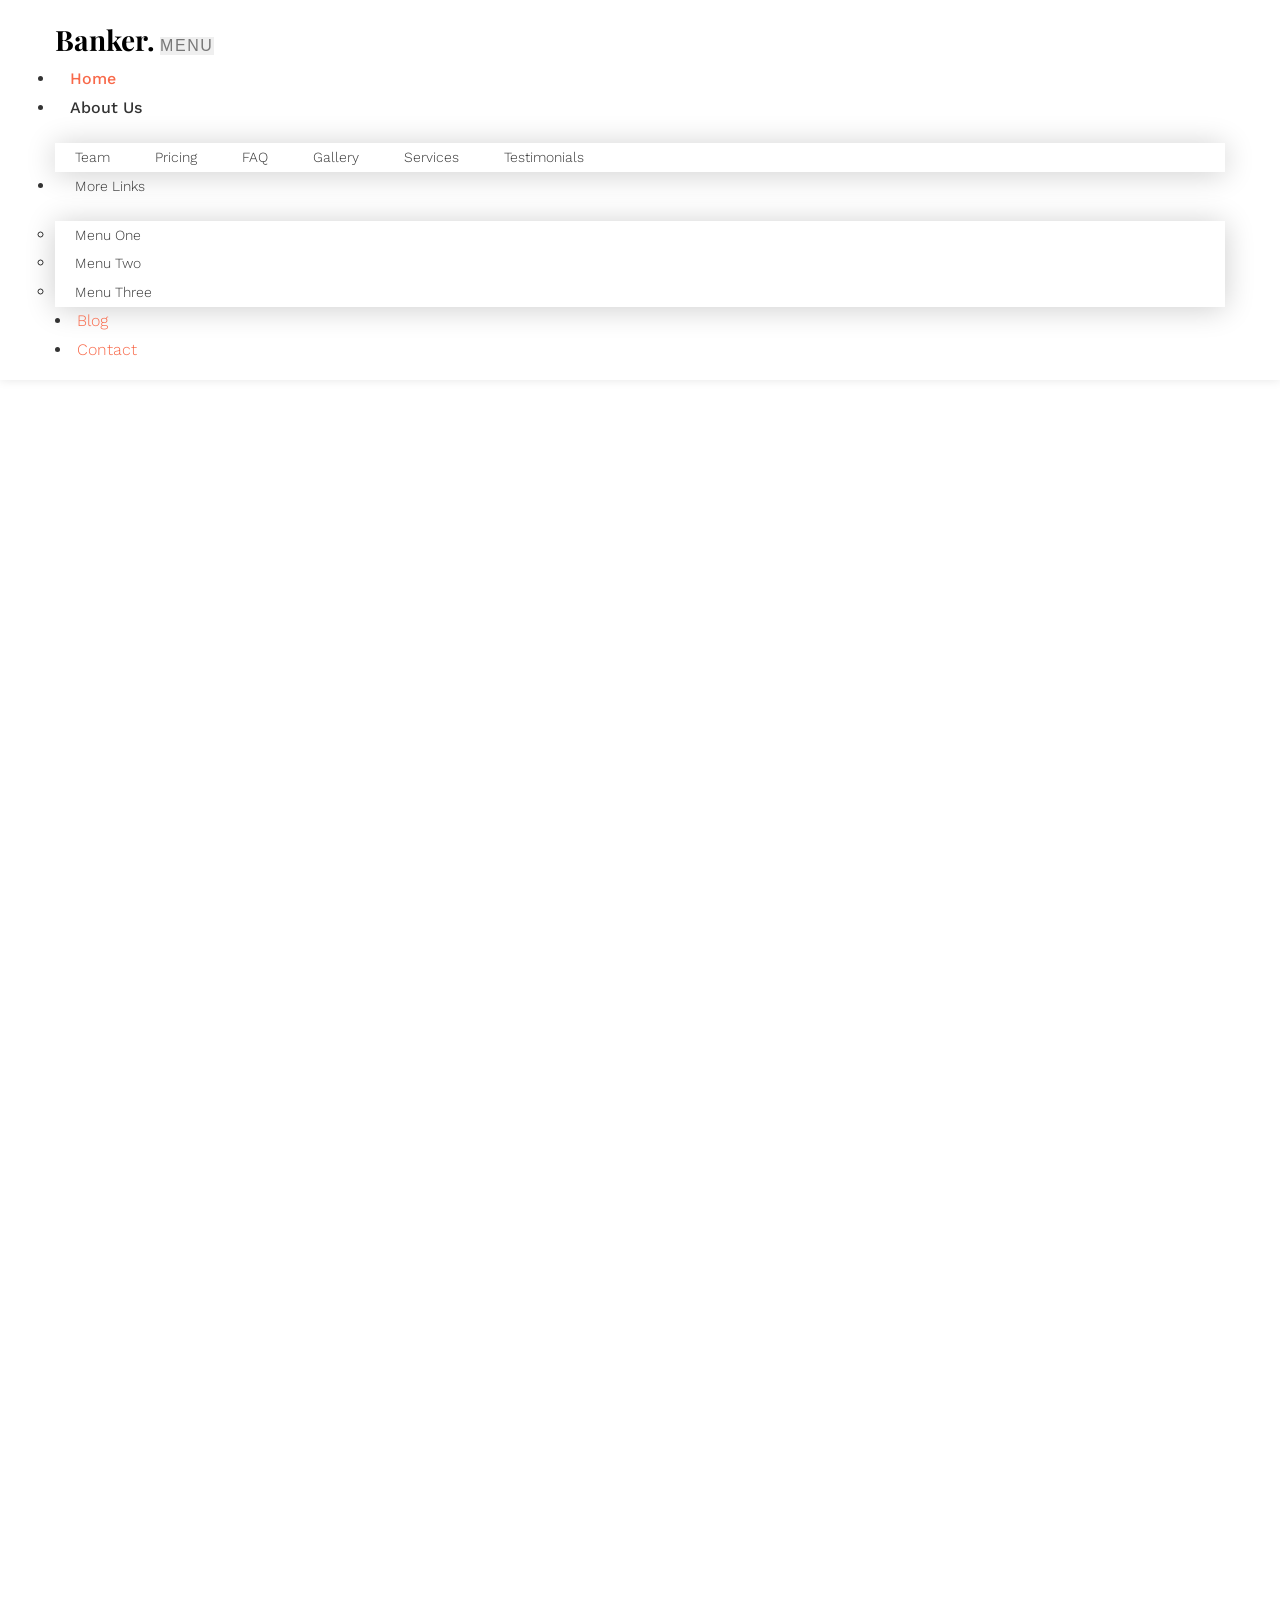
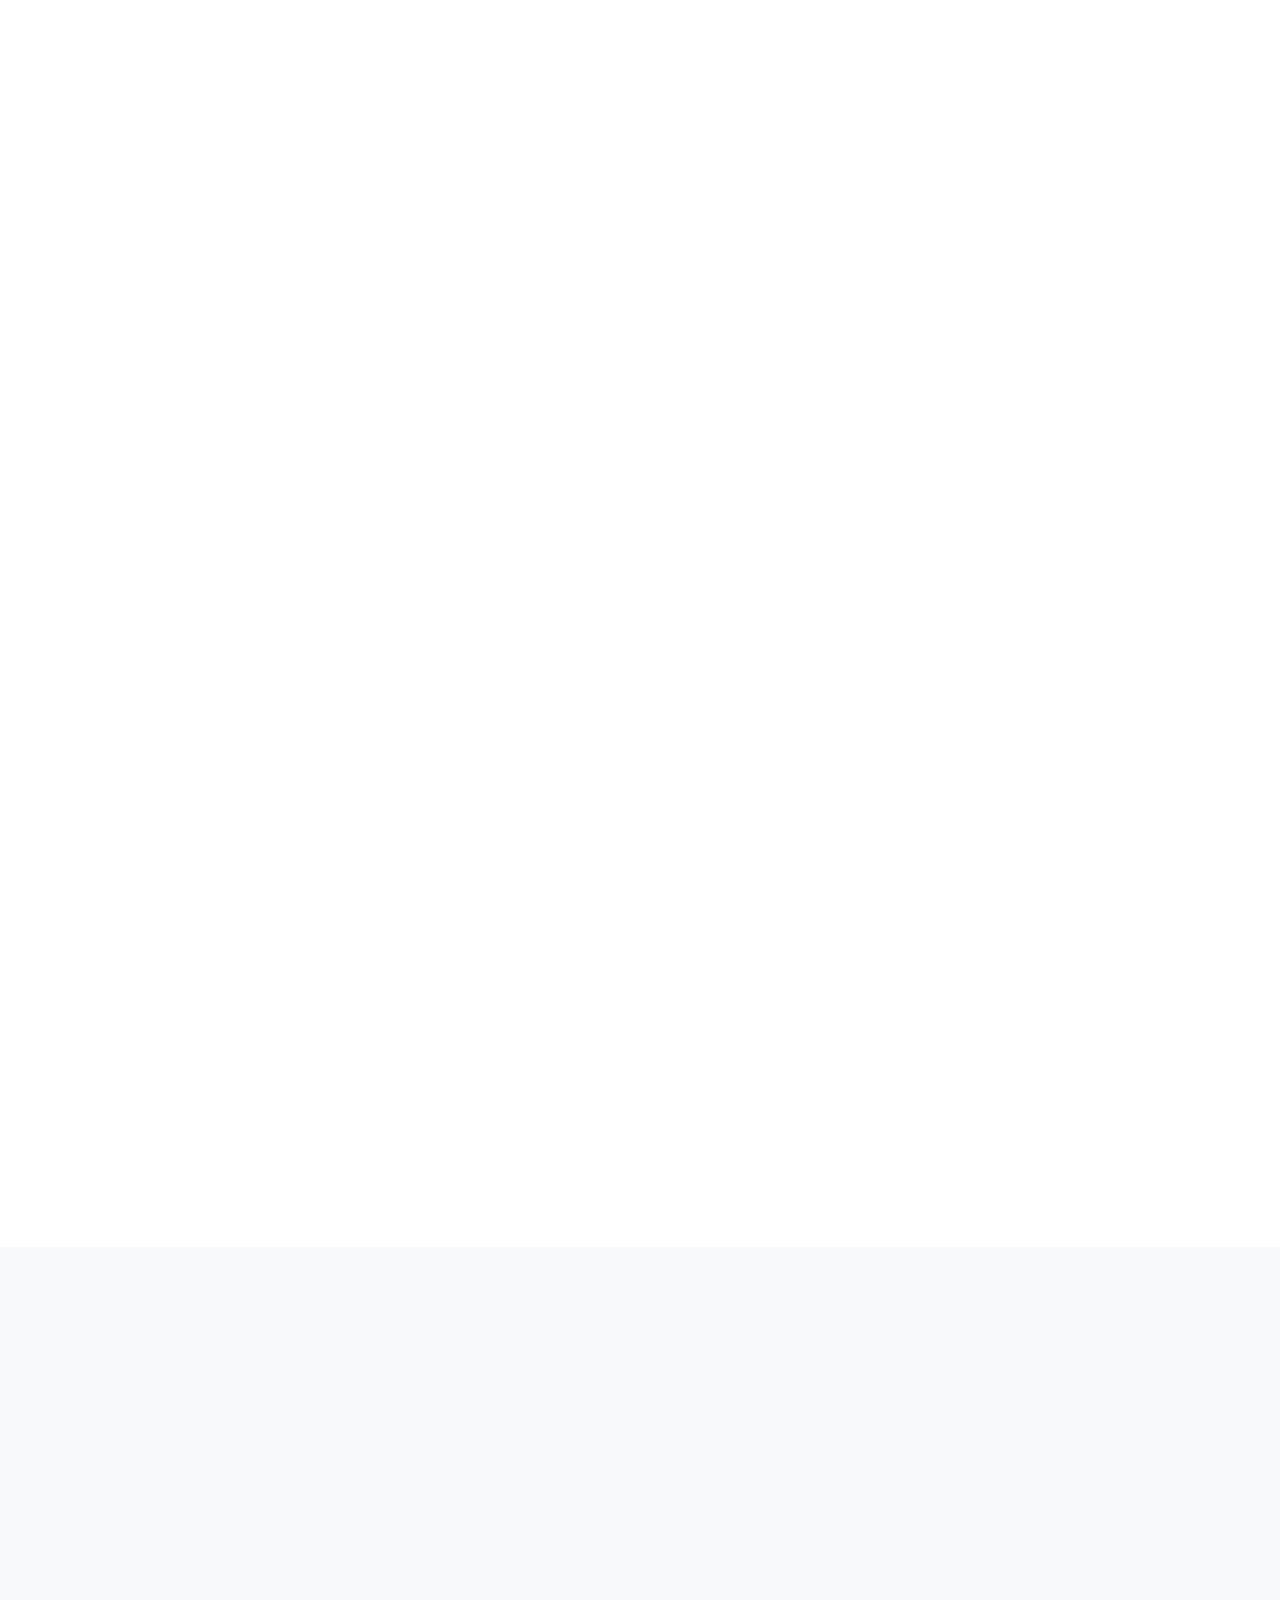
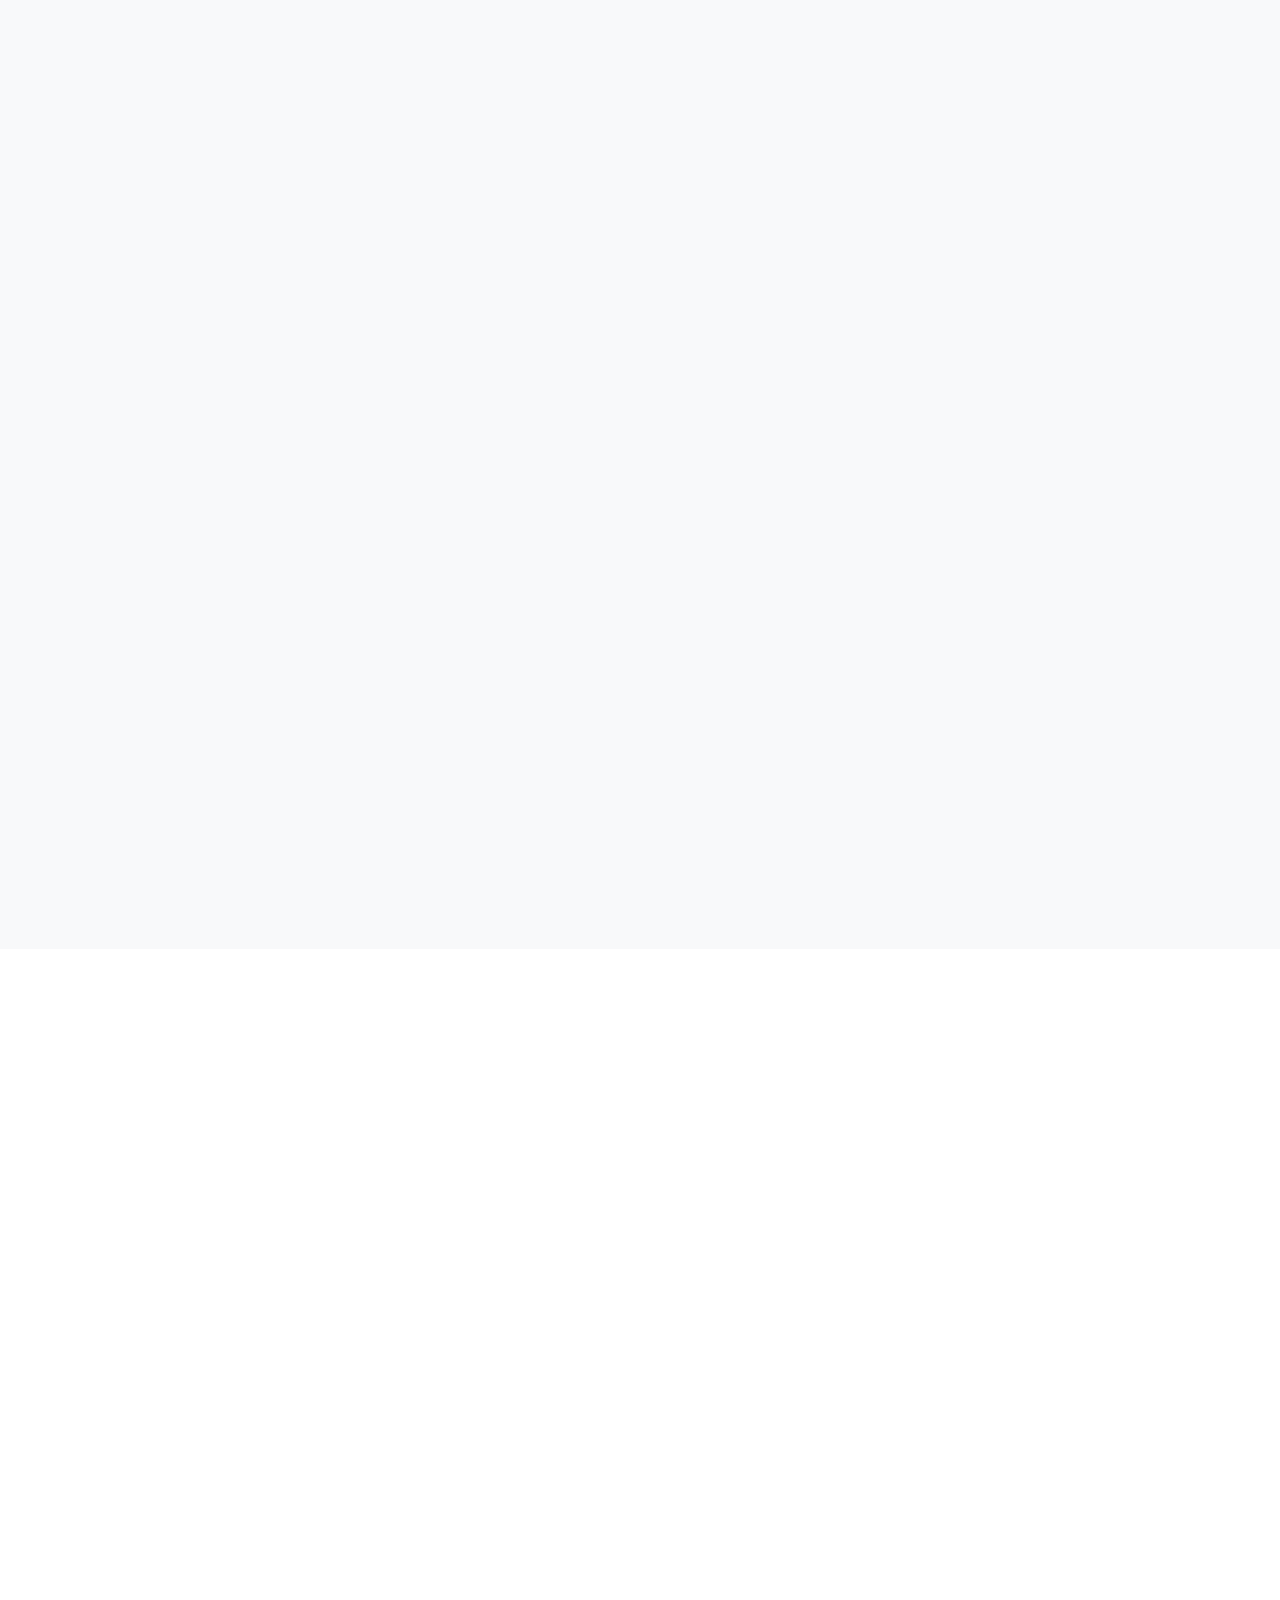
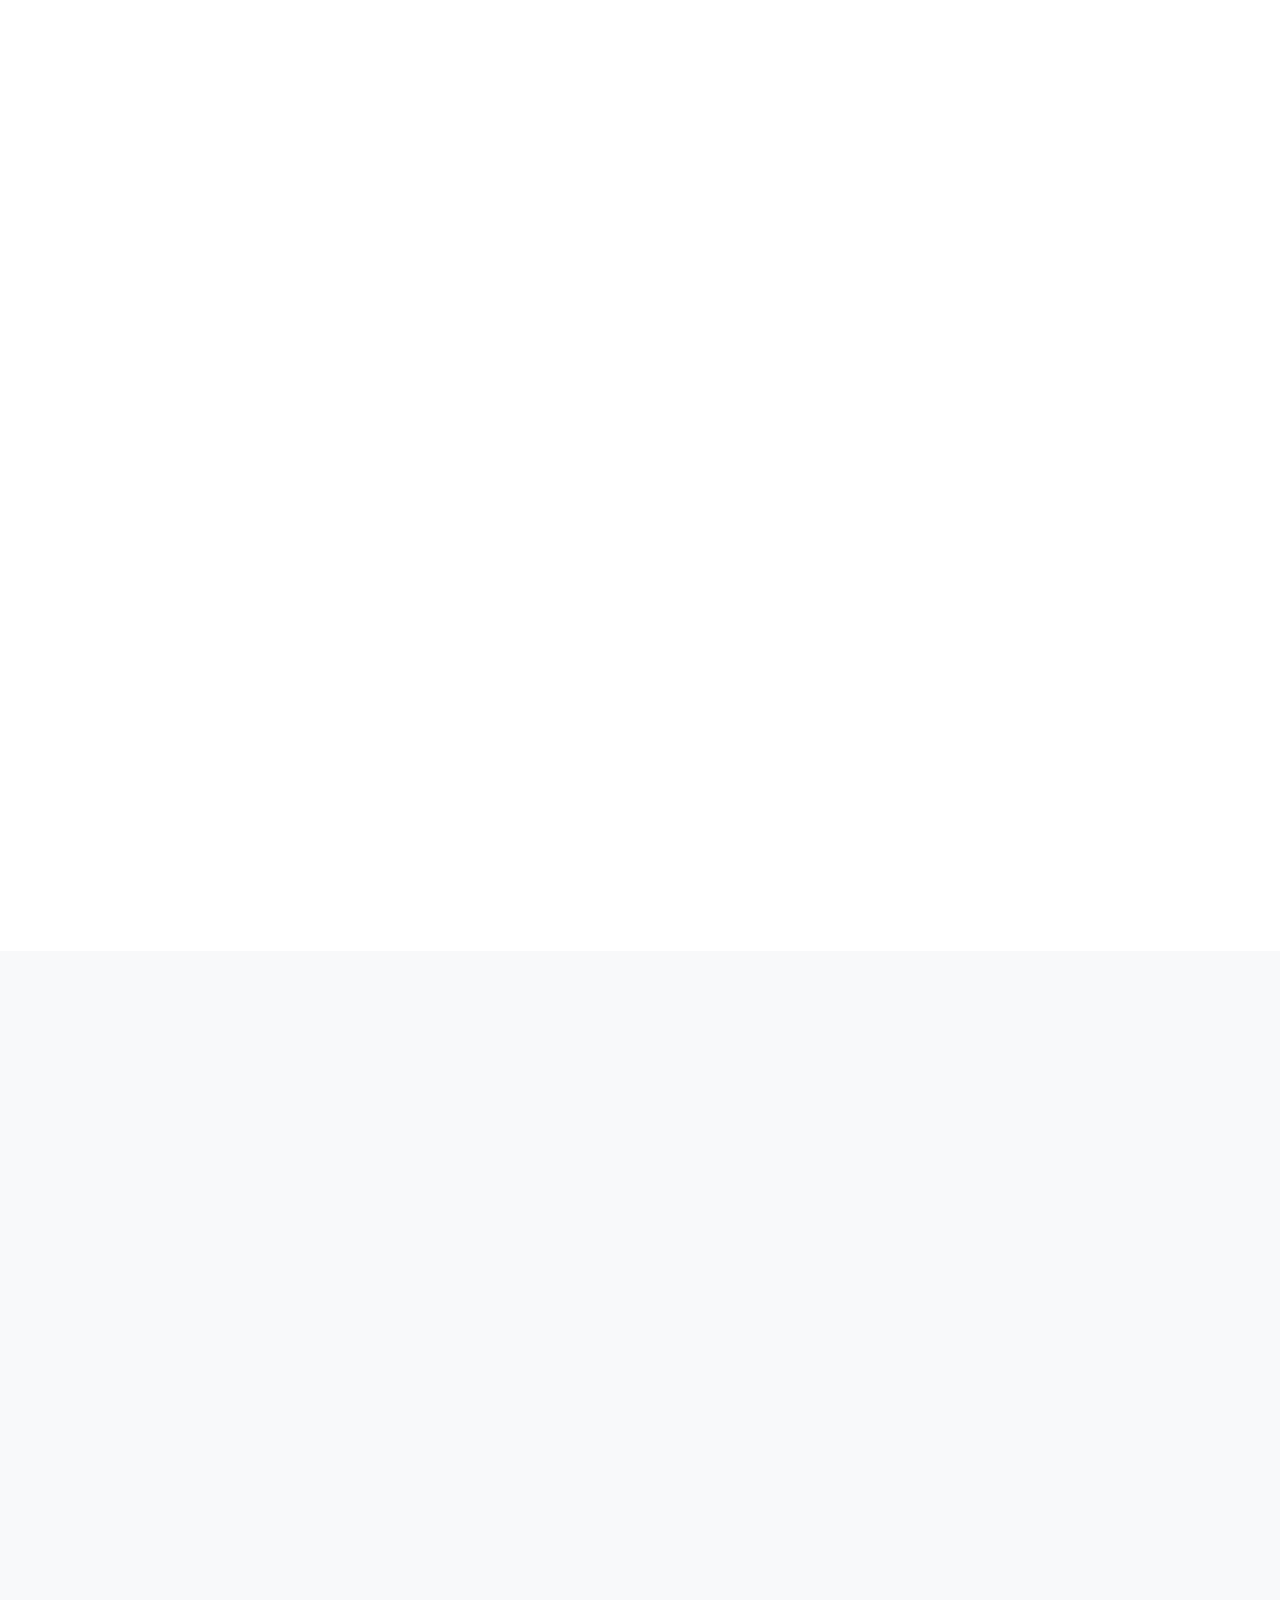
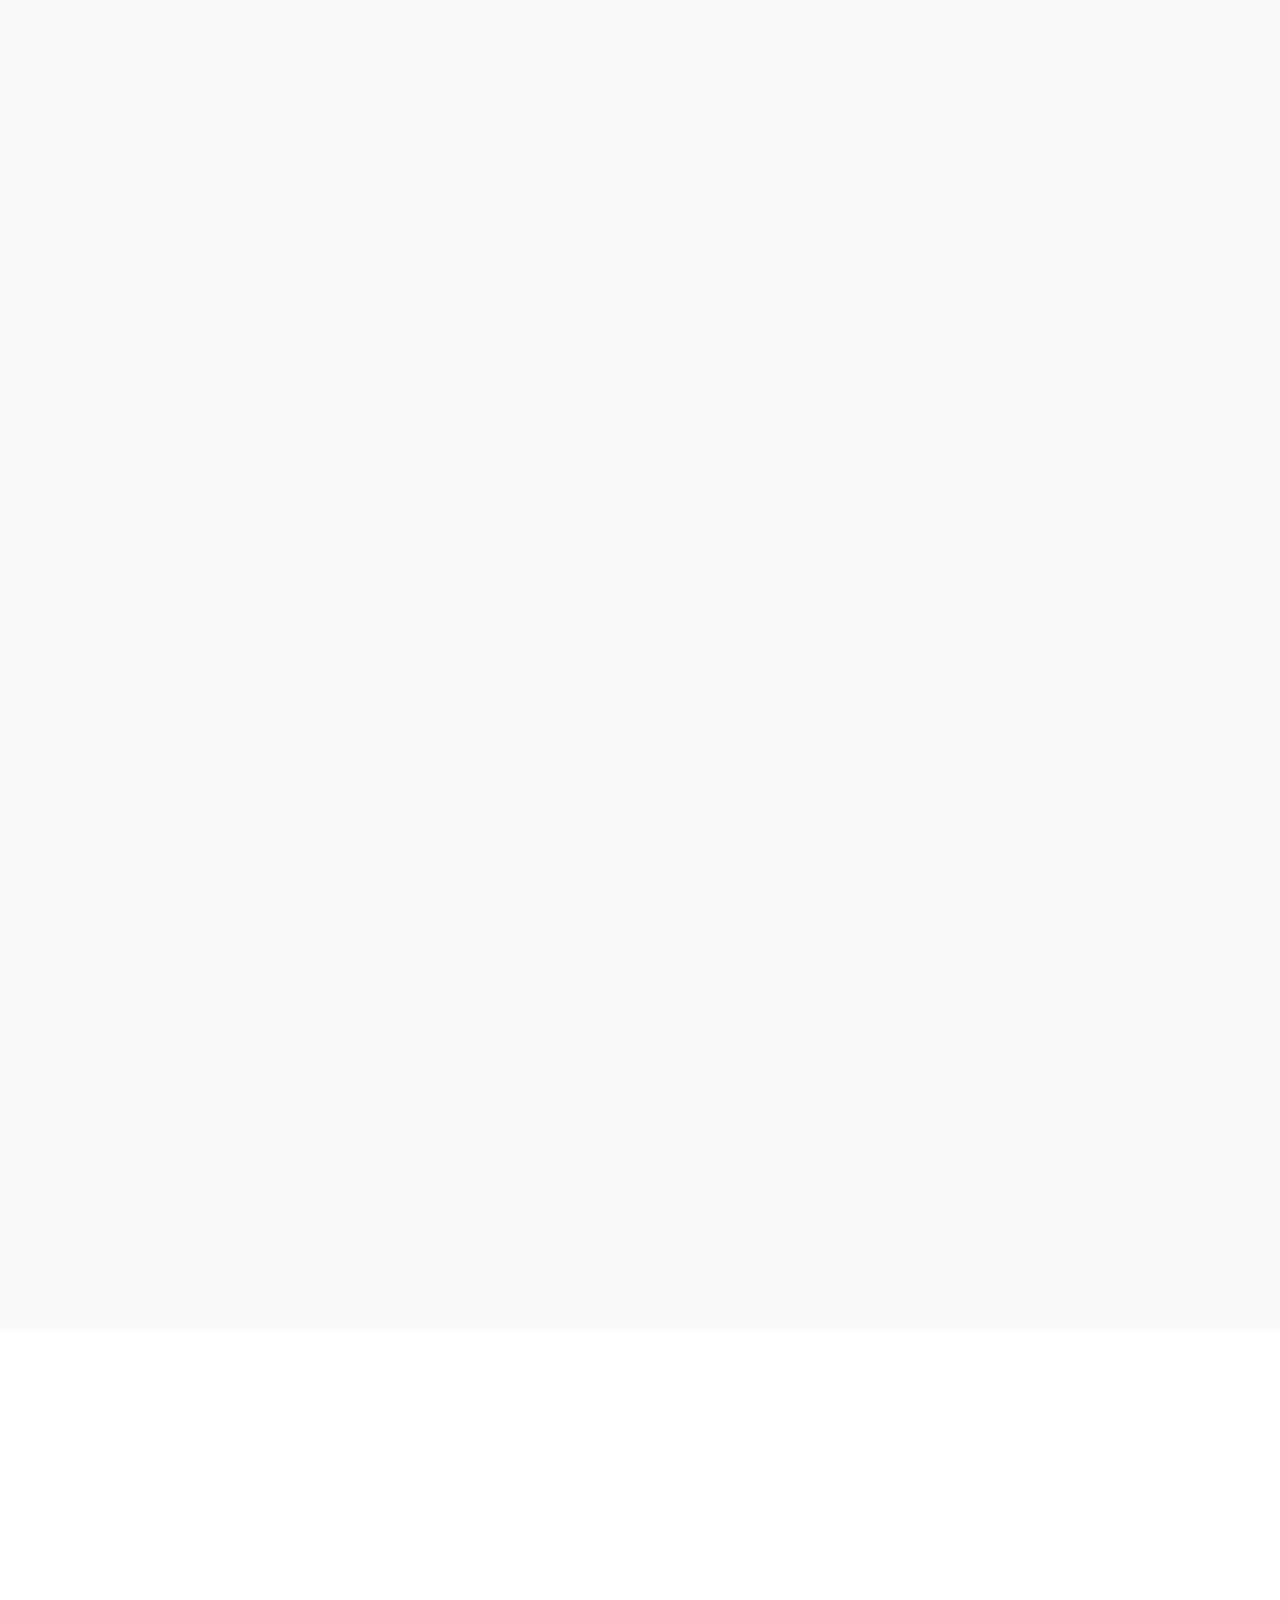
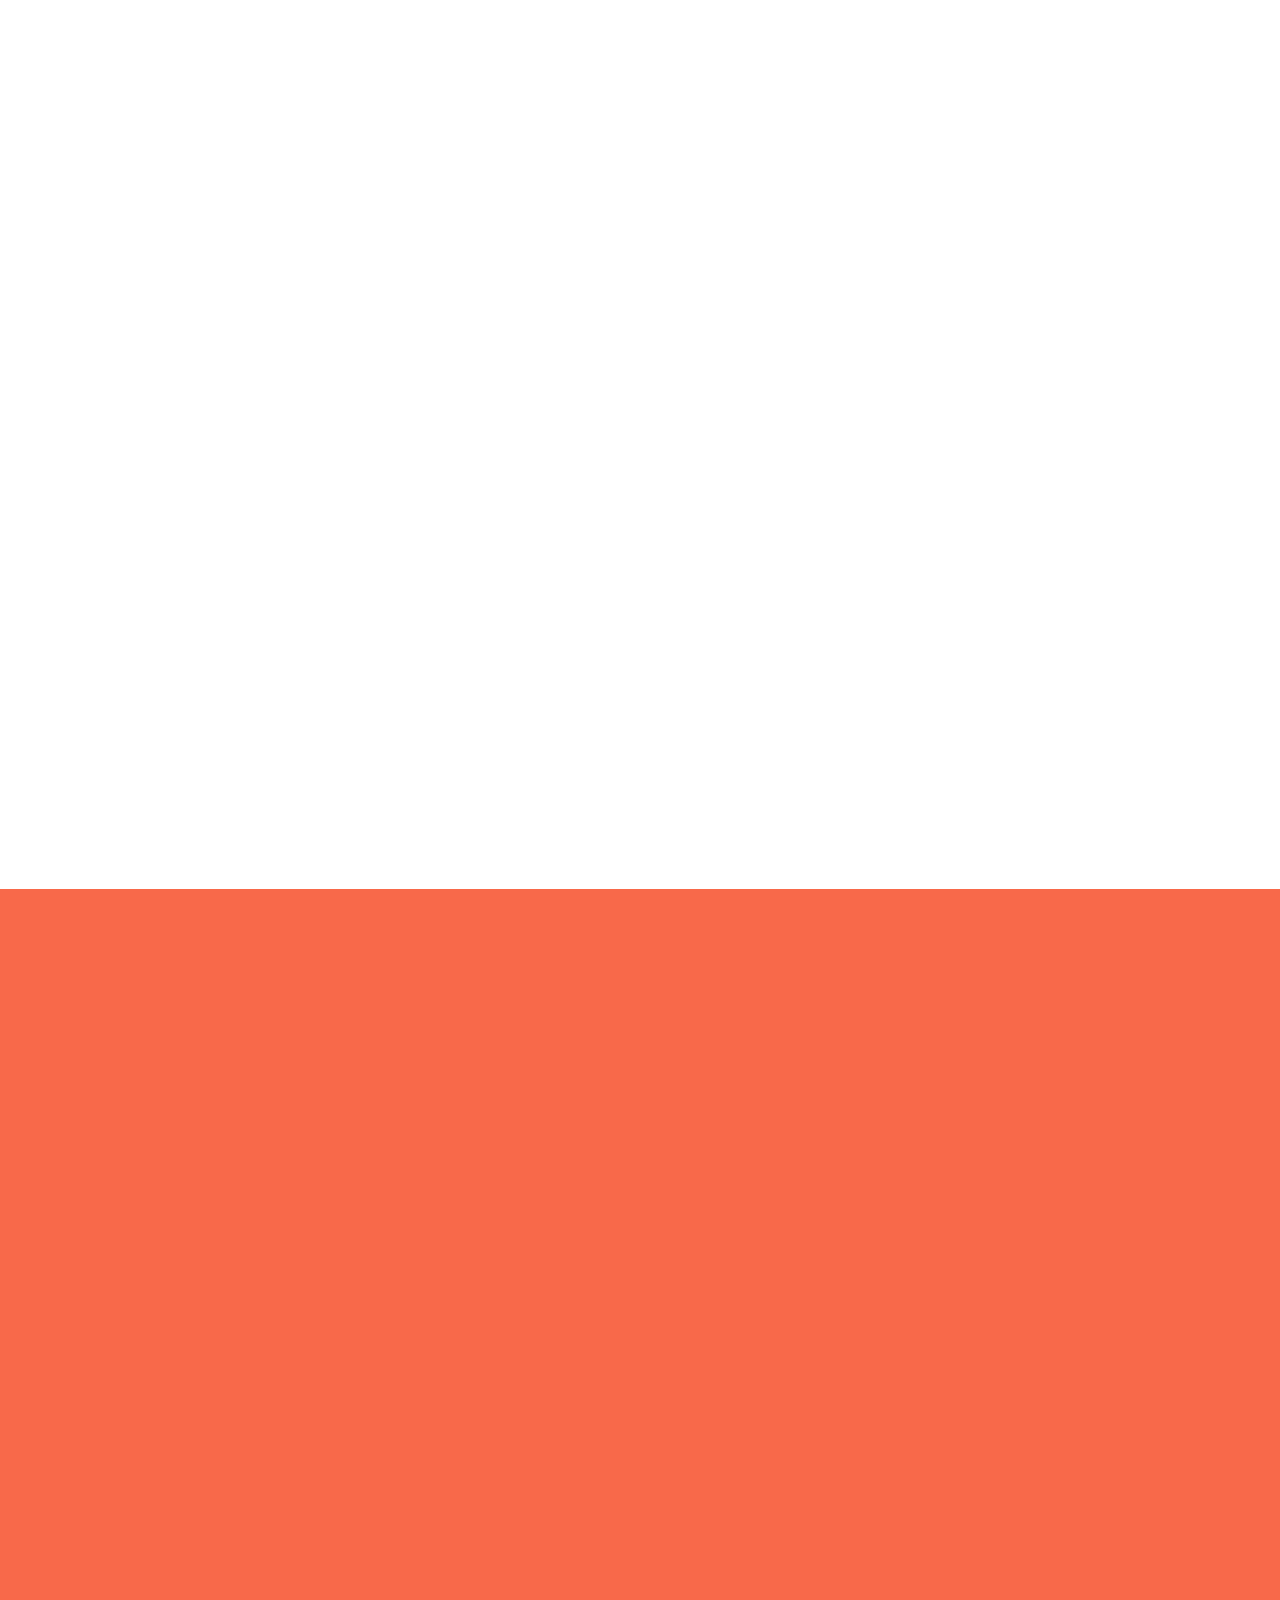
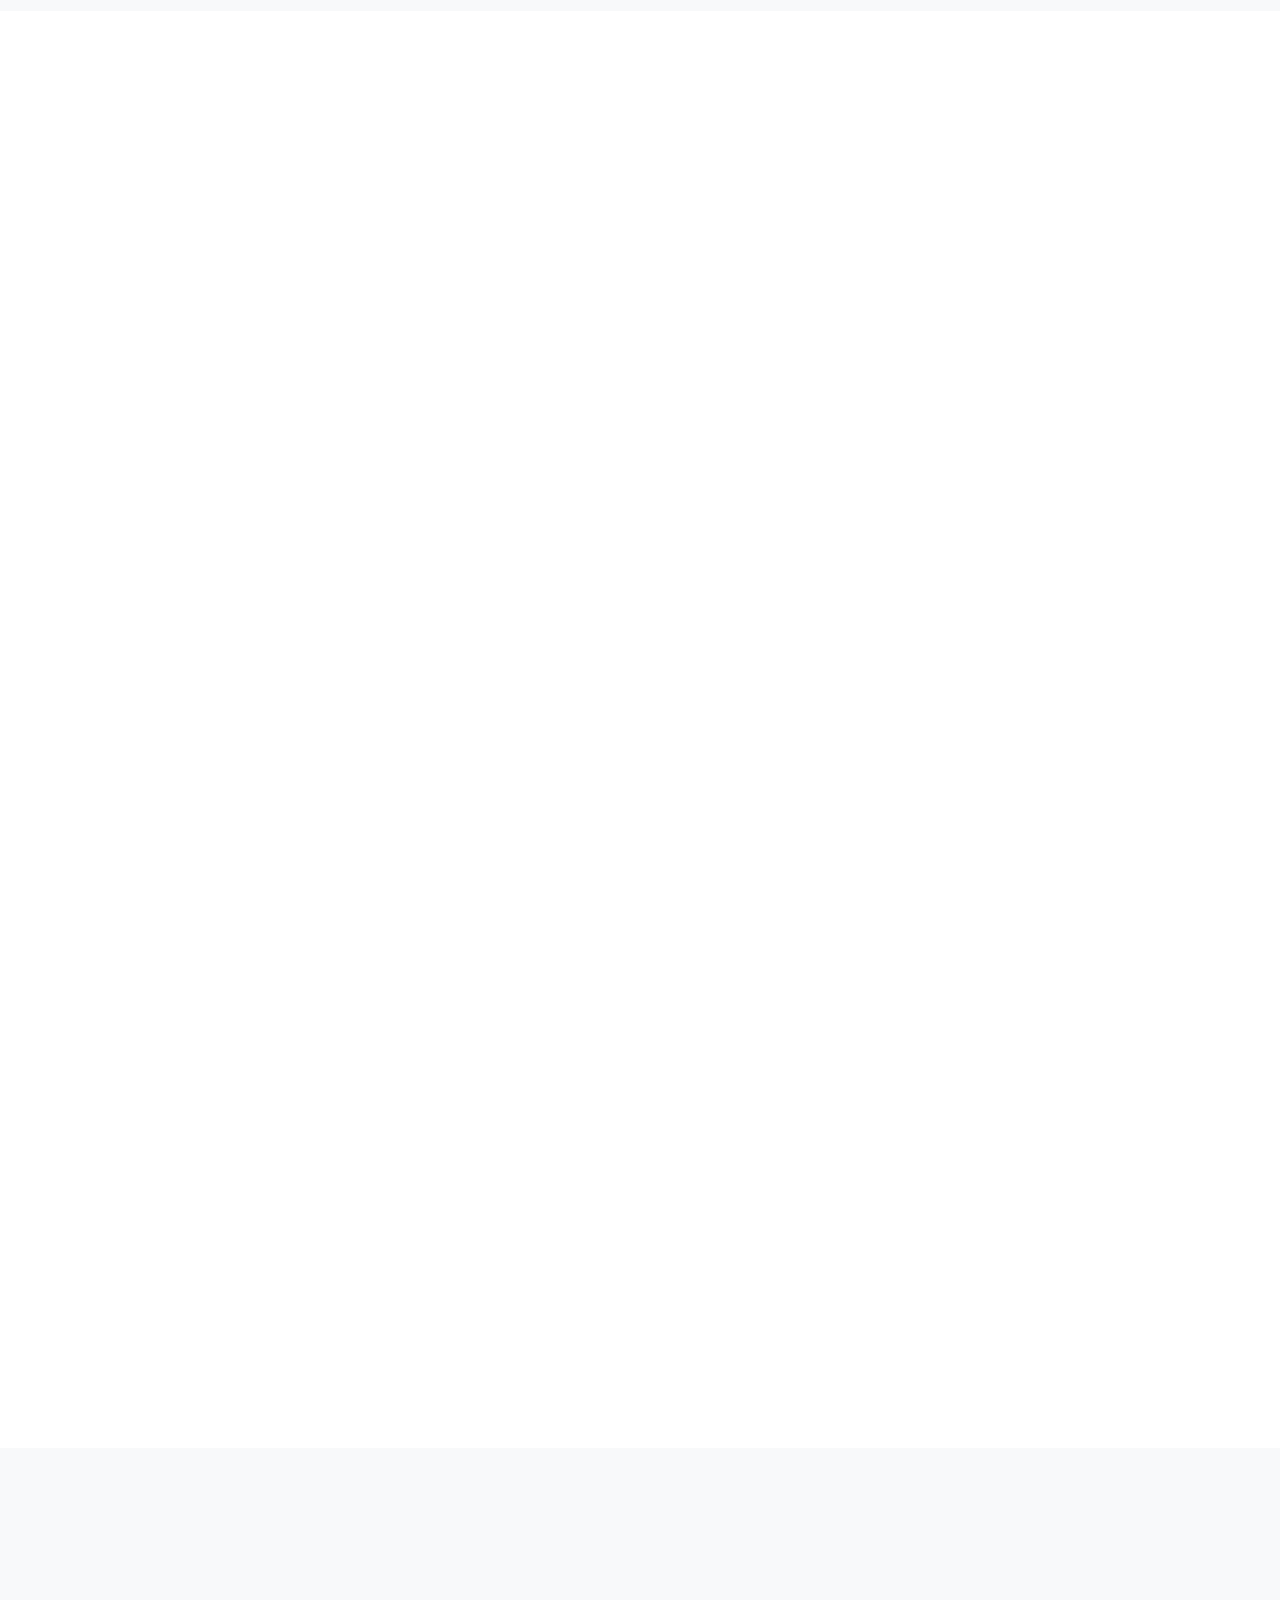
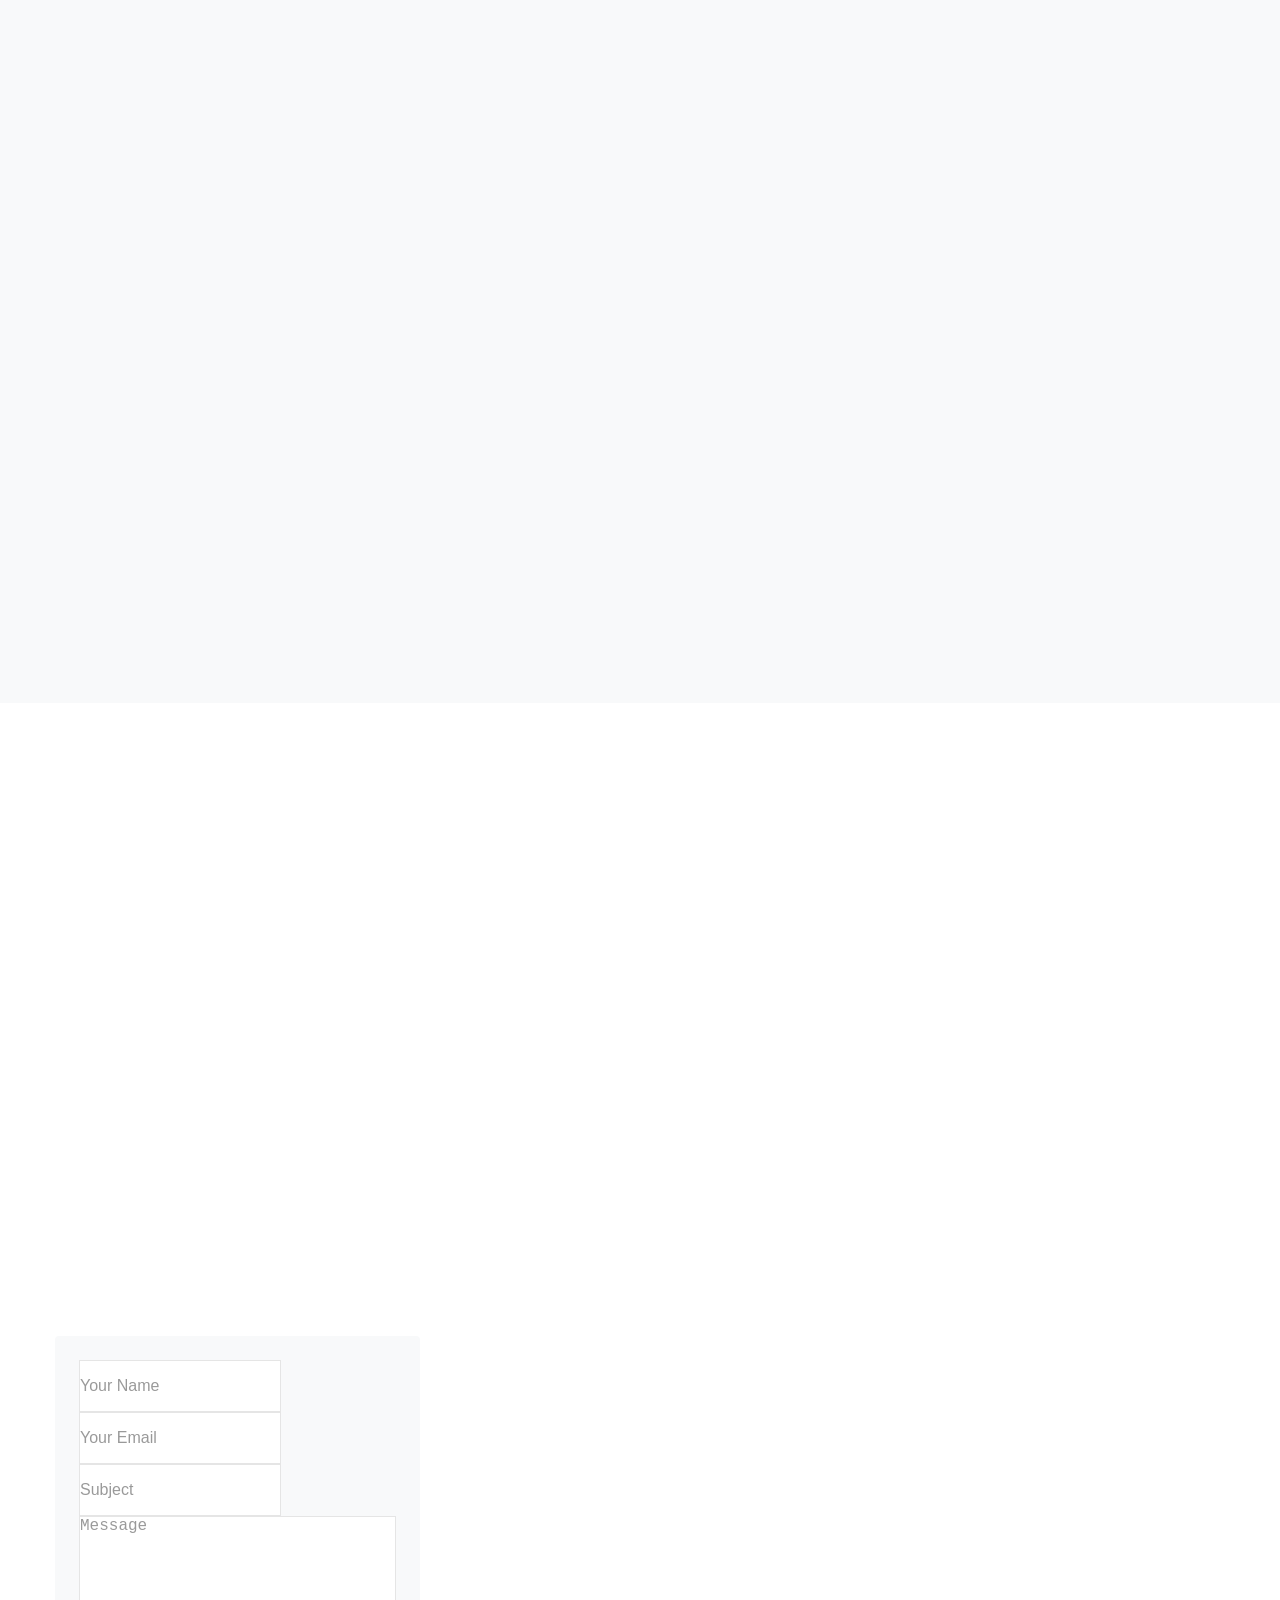
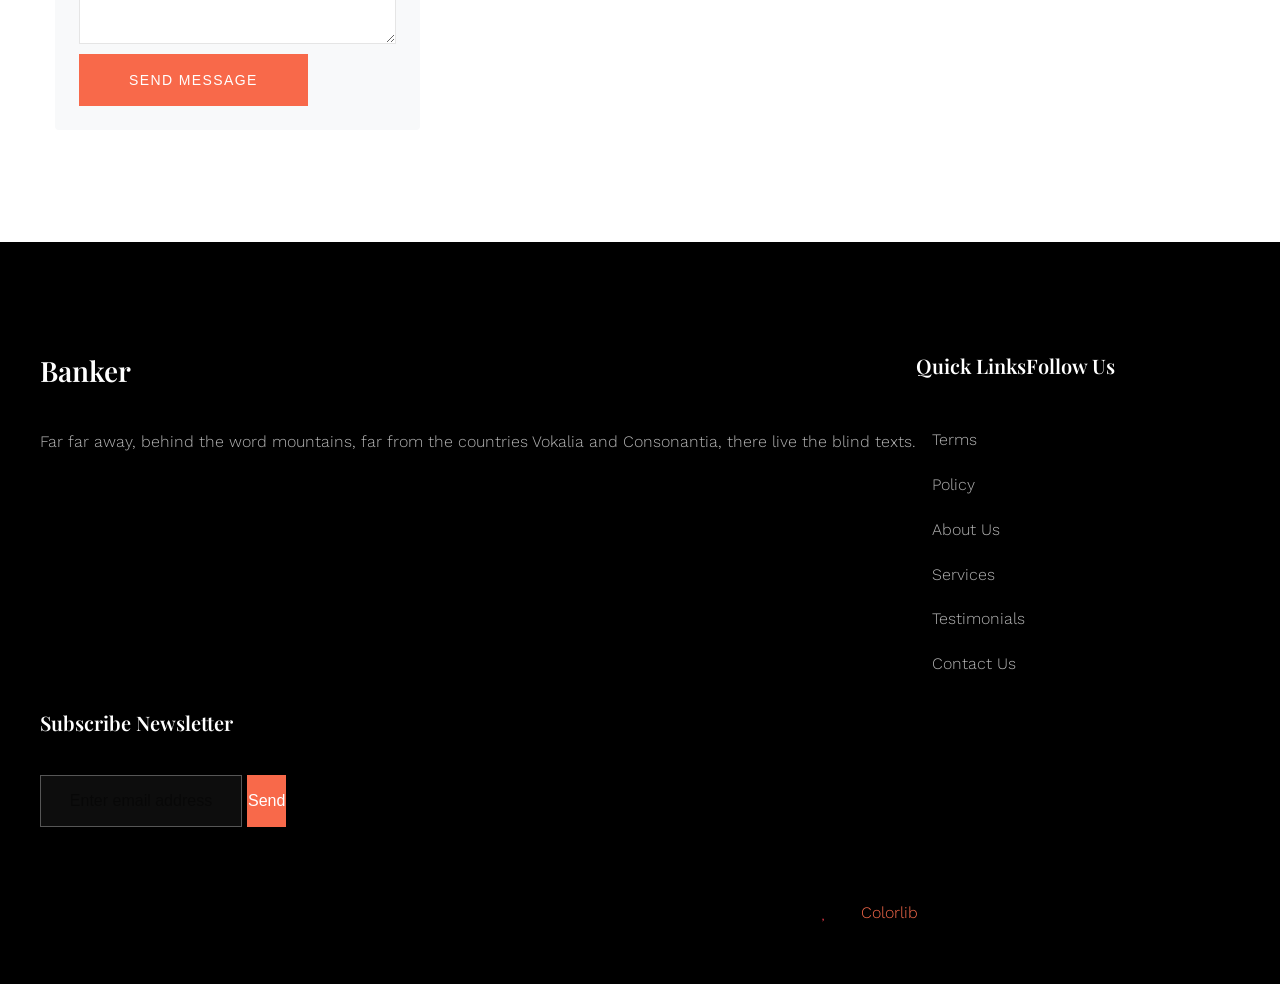
<file: index.html>
<!DOCTYPE html>
<html lang="en">
<head>
    <meta charset="UTF-8">
    <meta name="viewport" content="width=device-width, initial-scale=1.0">
    <title>Banker - Free Bootstrap 4 Template by Colorlib</title>
    <link rel="stylesheet" href="styles.css">
    <link href="https://cdnjs.cloudflare.com/ajax/libs/font-awesome/5.15.4/css/all.min.css" rel="stylesheet">
    <link href="https://fonts.googleapis.com/css2?family=Playfair+Display:wght@400;700;900&family=Work+Sans:wght@300;400;500;600;700&display=swap" rel="stylesheet">
</head>
<body>
    <!-- Navigation -->
    <nav class="navbar navbar-expand-lg ftco_navbar ftco-navbar-light" id="ftco-navbar">
        <div class="container">
            <a class="navbar-brand" href="index.html">Banker.</a>
            <button class="navbar-toggler" type="button" data-toggle="collapse" data-target="#ftco-nav">
                <span class="oi oi-menu"></span> Menu
            </button>
            
            <div class="collapse navbar-collapse" id="ftco-nav">
                <ul class="navbar-nav ml-auto">
                    <li class="nav-item active"><a href="#" class="nav-link">Home</a></li>
                    <li class="nav-item dropdown">
                        <a class="nav-link dropdown-toggle" href="#" id="dropdown04" role="button" data-toggle="dropdown">About Us</a>
                        <div class="dropdown-menu">
                            <a class="dropdown-item" href="team.html">Team</a>
                            <a class="dropdown-item" href="pricing.html">Pricing</a>
                            <a class="dropdown-item" href="faq.html">FAQ</a>
                            <a class="dropdown-item" href="gallery.html">Gallery</a>
                            <a class="dropdown-item" href="services.html">Services</a>
                            <a class="dropdown-item" href="testimonials.html">Testimonials</a>
                            <li class="nav-item dropdown dropdown-hover">
                                <a class="dropdown-item dropdown-toggle" href="#" id="dropdown04-1">More Links</a>
                                <ul class="dropdown-menu">
                                    <li><a class="dropdown-item" href="#">Menu One</a></li>
                                    <li><a class="dropdown-item" href="#">Menu Two</a></li>
                                    <li><a class="dropdown-item" href="#">Menu Three</a></li>
                                </ul>
                            </li>
                        </div>
                    </li>
                    <li class="nav-item"><a href="blog.html" class="nav-link">Blog</a></li>
                    <li class="nav-item"><a href="contact.html" class="nav-link">Contact</a></li>
                </ul>
            </div>
        </div>
    </nav>

    <!-- Hero Section -->
    <section class="hero-wrap">
        <div class="container">
            <div class="row">
                <div class="col-md-4 d-flex align-items-center">
                    <div class="intro ftco-animate">
                        <div class="icon">
                            <span class="flaticon-money"></span>
                        </div>
                        <h3>Banking Solutions</h3>
                        <p>Lorem ipsum dolor sit amet, consectetur adipisicing elit. Provident cupiditate suscipit, magnam libero velit esse sapiente officia inventore!</p>
                    </div>
                </div>
                <div class="col-md-4 d-flex align-items-center">
                    <div class="intro ftco-animate">
                        <div class="icon">
                            <span class="flaticon-analytics"></span>
                        </div>
                        <h3>Financing Solutions</h3>
                        <p>Lorem ipsum dolor sit amet, consectetur adipisicing elit. Provident cupiditate suscipit, magnam libero velit esse sapiente officia inventore!</p>
                    </div>
                </div>
                <div class="col-md-4 d-flex align-items-center">
                    <div class="intro ftco-animate">
                        <div class="icon">
                            <span class="flaticon-coins"></span>
                        </div>
                        <h3>Savings Accounts</h3>
                        <p>Lorem ipsum dolor sit amet, consectetur adipisicing elit. Provident cupiditate suscipit, magnam libero velit esse sapiente officia inventore!</p>
                    </div>
                </div>
            </div>
        </div>
    </section>

    <!-- Features Section -->
    <section class="ftco-section">
        <div class="container">
            <div class="row">
                <div class="col-md-6 col-lg-3 d-flex align-self-stretch ftco-animate">
                    <div class="media block-6 services d-block text-center">
                        <div class="icon justify-content-center align-items-center d-flex">
                            <span class="flaticon-money"></span>
                        </div>
                        <div class="media-body">
                            <h3 class="heading mb-3">Money Savings</h3>
                            <p>A small river named Duden flows by their place and supplies it with the necessary regelialia.</p>
                        </div>
                    </div>      
                </div>
                <div class="col-md-6 col-lg-3 d-flex align-self-stretch ftco-animate">
                    <div class="media block-6 services d-block text-center">
                        <div class="icon justify-content-center align-items-center d-flex">
                            <span class="flaticon-shopping-cart"></span>
                        </div>
                        <div class="media-body">
                            <h3 class="heading mb-3">Online Shoppings</h3>
                            <p>A small river named Duden flows by their place and supplies it with the necessary regelialia.</p>
                        </div>
                    </div>      
                </div>
                <div class="col-md-6 col-lg-3 d-flex align-self-stretch ftco-animate">
                    <div class="media block-6 services d-block text-center">
                        <div class="icon justify-content-center align-items-center d-flex">
                            <span class="flaticon-credit-card"></span>
                        </div>
                        <div class="media-body">
                            <h3 class="heading mb-3">Credit / Debit Cards</h3>
                            <p>A small river named Duden flows by their place and supplies it with the necessary regelialia.</p>
                        </div>
                    </div>      
                </div>
                <div class="col-md-6 col-lg-3 d-flex align-self-stretch ftco-animate">
                    <div class="media block-6 services d-block text-center">
                        <div class="icon justify-content-center align-items-center d-flex">
                            <span class="flaticon-calculator"></span>
                        </div>
                        <div class="media-body">
                            <h3 class="heading mb-3">Amortization Computation</h3>
                            <p>A small river named Duden flows by their place and supplies it with the necessary regelialia.</p>
                        </div>
                    </div>      
                </div>
            </div>
        </div>
    </section>

    <!-- About Section -->
    <section class="ftco-section ftco-no-pt ftco-no-pb">
        <div class="container">
            <div class="row d-flex">
                <div class="col-md-6 d-flex">
                    <div class="img img-2 w-100 mr-md-2" style="background-image: url('https://images.unsplash.com/photo-1556742049-0cfed4f6a45d?ixlib=rb-4.0.3&auto=format&fit=crop&w=800&q=80');"></div>
                    <div class="img img-2 w-100 ml-md-2" style="background-image: url('https://images.unsplash.com/photo-1507003211169-0a1dd7228f2d?ixlib=rb-4.0.3&auto=format&fit=crop&w=800&q=80');"></div>
                </div>
                <div class="col-md-6 pl-md-5">
                    <div class="row justify-content-start pb-3">
                        <div class="col-md-12 heading-section ftco-animate">
                            <span class="subheading">Welcome to Banker</span>
                            <h2 class="mb-4">About Us</h2>
                            <p>Lorem ipsum dolor sit amet consectetur adipisicing elit. Minus minima neque tempora reiciendis.</p>
                            <div class="d-flex align-items-center">
                                <ul class="about-info mt-4 px-md-0 px-2">
                                    <li class="d-flex"><span>Officia quaerat eaque neque</span></li>
                                    <li class="d-flex"><span>Lorem ipsum dolor sit amet</span></li>
                                    <li class="d-flex"><span>Consectetur adipisicing elit</span></li>
                                </ul>
                            </div>
                        </div>
                    </div>
                </div>
            </div>
        </div>
    </section>

    <section class="ftco-section">
        <div class="container">
            <div class="row justify-content-center pb-5">
                <div class="col-md-7 heading-section text-center ftco-animate">
                    <span class="subheading">We Solve Your Financial Problem</span>
                    <h2>We Solve Your Financial Problem</h2>
                    <p>Far far away, behind the word mountains, far from the countries Vokalia and Consonantia, there live the blind texts. Separated they live in Bookmarksgrove right at the coast of the Semantics, a large language ocean.</p>
                    <p>A small river named Duden flows by their place and supplies it with the necessary regelialia. It is a paradisematic country, in which roasted parts of sentences fly into your mouth.</p>
                </div>
            </div>
        </div>
    </section>

    <!-- Team Section -->
    <section class="ftco-section bg-light">
        <div class="container">
            <div class="row justify-content-center pb-5">
                <div class="col-md-8 heading-section text-center ftco-animate">
                    <span class="subheading">Our Team</span>
                    <h2 class="mb-4">Meet Team</h2>
                    <p>A small river named Duden flows by their place and supplies it with the necessary regelialia.</p>
                </div>
            </div>
            <div class="row">
                <div class="col-md-6 col-lg-3 ftco-animate">
                    <div class="staff">
                        <div class="img-wrap d-flex align-items-stretch">
                            <div class="img align-self-stretch" style="background-image: url('https://images.unsplash.com/photo-1494790108755-2616b612b977?ixlib=rb-4.0.3&auto=format&fit=crop&w=300&q=80');"></div>
                        </div>
                        <div class="text pt-3 text-center">
                            <h3>Kaiara Spencer</h3>
                            <span class="position mb-2">Finance Manager</span>
                        </div>
                    </div>
                </div>
                <div class="col-md-6 col-lg-3 ftco-animate">
                    <div class="staff">
                        <div class="img-wrap d-flex align-items-stretch">
                            <div class="img align-self-stretch" style="background-image: url('https://images.unsplash.com/photo-1472099645785-5658abf4ff4e?ixlib=rb-4.0.3&auto=format&fit=crop&w=300&q=80');"></div>
                        </div>
                        <div class="text pt-3 text-center">
                            <h3>Dave Simpson</h3>
                            <span class="position mb-2">Marketing Manager</span>
                        </div>
                    </div>
                </div>
                <div class="col-md-6 col-lg-3 ftco-animate">
                    <div class="staff">
                        <div class="img-wrap d-flex align-items-stretch">
                            <div class="img align-self-stretch" style="background-image: url('https://images.unsplash.com/photo-1507003211169-0a1dd7228f2d?ixlib=rb-4.0.3&auto=format&fit=crop&w=300&q=80');"></div>
                        </div>
                        <div class="text pt-3 text-center">
                            <h3>Ben Thompson</h3>
                            <span class="position mb-2">Accountant</span>
                        </div>
                    </div>
                </div>
                <div class="col-md-6 col-lg-3 ftco-animate">
                    <div class="staff">
                        <div class="img-wrap d-flex align-items-stretch">
                            <div class="img align-self-stretch" style="background-image: url('https://images.unsplash.com/photo-1438761681033-6461ffad8d80?ixlib=rb-4.0.3&auto=format&fit=crop&w=300&q=80');"></div>
                        </div>
                        <div class="text pt-3 text-center">
                            <h3>Kyla Stewart</h3>
                            <span class="position mb-2">Accountant</span>
                        </div>
                    </div>
                </div>
            </div>
            <div class="row">
                <div class="col-md-6 col-lg-3 ftco-animate">
                    <div class="staff">
                        <div class="img-wrap d-flex align-items-stretch">
                            <div class="img align-self-stretch" style="background-image: url('https://images.unsplash.com/photo-1494790108755-2616b612b977?ixlib=rb-4.0.3&auto=format&fit=crop&w=300&q=80');"></div>
                        </div>
                        <div class="text pt-3 text-center">
                            <h3>Kaiara Spencer</h3>
                            <span class="position mb-2">Accountant</span>
                        </div>
                    </div>
                </div>
                <div class="col-md-6 col-lg-3 ftco-animate">
                    <div class="staff">
                        <div class="img-wrap d-flex align-items-stretch">
                            <div class="img align-self-stretch" style="background-image: url('https://images.unsplash.com/photo-1472099645785-5658abf4ff4e?ixlib=rb-4.0.3&auto=format&fit=crop&w=300&q=80');"></div>
                        </div>
                        <div class="text pt-3 text-center">
                            <h3>Dave Simpson</h3>
                            <span class="position mb-2">Bank Teller</span>
                        </div>
                    </div>
                </div>
                <div class="col-md-6 col-lg-3 ftco-animate">
                    <div class="staff">
                        <div class="img-wrap d-flex align-items-stretch">
                            <div class="img align-self-stretch" style="background-image: url('https://images.unsplash.com/photo-1507003211169-0a1dd7228f2d?ixlib=rb-4.0.3&auto=format&fit=crop&w=300&q=80');"></div>
                        </div>
                        <div class="text pt-3 text-center">
                            <h3>Ben Thompson</h3>
                            <span class="position mb-2">Bank Teller</span>
                        </div>
                    </div>
                </div>
                <div class="col-md-6 col-lg-3 ftco-animate">
                    <div class="staff">
                        <div class="img-wrap d-flex align-items-stretch">
                            <div class="img align-self-stretch" style="background-image: url('https://images.unsplash.com/photo-1438761681033-6461ffad8d80?ixlib=rb-4.0.3&auto=format&fit=crop&w=300&q=80');"></div>
                        </div>
                        <div class="text pt-3 text-center">
                            <h3>Chris Stewart</h3>
                            <span class="position mb-2">Bank Teller</span>
                        </div>
                    </div>
                </div>
            </div>
        </div>
    </section>

    <!-- Gallery Section -->
    <section class="ftco-section">
        <div class="container">
            <div class="row justify-content-center pb-5">
                <div class="col-md-8 heading-section text-center ftco-animate">
                    <span class="subheading">Gallery</span>
                    <h2 class="mb-4">Gallery</h2>
                </div>
            </div>
            <div class="row">
                <div class="col-md-12">
                    <div class="carousel-testimony owl-carousel ftco-owl">
                        <div class="item">
                            <div class="gallery-img" style="background-image: url('https://images.unsplash.com/photo-1560472354-b33ff0c44a43?ixlib=rb-4.0.3&auto=format&fit=crop&w=500&q=80');"></div>
                        </div>
                        <div class="item">
                            <div class="gallery-img" style="background-image: url('https://images.unsplash.com/photo-1559136555-9303baea8ebd?ixlib=rb-4.0.3&auto=format&fit=crop&w=500&q=80');"></div>
                        </div>
                        <div class="item">
                            <div class="gallery-img" style="background-image: url('https://images.unsplash.com/photo-1551836022-deb4988cc6c0?ixlib=rb-4.0.3&auto=format&fit=crop&w=500&q=80');"></div>
                        </div>
                    </div>
                </div>
            </div>
        </div>
    </section>

    <!-- How It Works Section -->
    <section class="ftco-section bg-light">
        <div class="container">
            <div class="row justify-content-center pb-5">
                <div class="col-md-8 heading-section text-center ftco-animate">
                    <span class="subheading">How it works</span>
                    <h2 class="mb-4">How It Works</h2>
                    <p>A small river named Duden flows by their place and supplies it with the necessary regelialia.</p>
                </div>
            </div>
            <div class="row tabulation mt-4 ftco-animate">
                <div class="col-md-4">
                    <div class="nav nav-pills nav-fill d-md-flex d-block flex-column">
                        <a class="nav-link active py-2" id="v-pills-1-tab" data-toggle="pill" href="#v-pills-1">
                            <span class="ion-ios-arrow-forward mr-2"></span>
                            <span class="media-body">
                                <h3 class="mt-0 h5">01. Online Applications</h3>
                                <p>A small river named Duden flows by their place and supplies it with the necessary regelialia. It is a paradisematic country, in which roasted parts of sentences fly into your mouth.</p>
                                <a href="#" class="btn btn-primary">Learn More</a>
                            </span>
                        </a>

                        <a class="nav-link py-2" id="v-pills-2-tab" data-toggle="pill" href="#v-pills-2">
                            <span class="ion-ios-arrow-forward mr-2"></span>
                            <span class="media-body">
                                <h3 class="mt-0 h5">02. Get an approval</h3>
                                <p>A small river named Duden flows by their place and supplies it with the necessary regelialia. It is a paradisematic country, in which roasted parts of sentences fly into your mouth.</p>
                                <a href="#" class="btn btn-primary">Learn More</a>
                            </span>
                        </a>

                        <a class="nav-link py-2" id="v-pills-3-tab" data-toggle="pill" href="#v-pills-3">
                            <span class="ion-ios-arrow-forward mr-2"></span>
                            <span class="media-body">
                                <h3 class="mt-0 h5">03. Card delivery</h3>
                                <p>A small river named Duden flows by their place and supplies it with the necessary regelialia. It is a paradisematic country, in which roasted parts of sentences fly into your mouth.</p>
                                <a href="#" class="btn btn-primary">Learn More</a>
                            </span>
                        </a>
                    </div>
                </div>
                <div class="col-md-8">
                    <div class="tab-content">
                        <div class="tab-pane fade show active" id="v-pills-1">
                            <div class="img" style="background-image: url('https://images.unsplash.com/photo-1560472354-b33ff0c44a43?ixlib=rb-4.0.3&auto=format&fit=crop&w=800&q=80');"></div>
                        </div>
                        <div class="tab-pane fade" id="v-pills-2">
                            <div class="img" style="background-image: url('https://images.unsplash.com/photo-1559136555-9303baea8ebd?ixlib=rb-4.0.3&auto=format&fit=crop&w=800&q=80');"></div>
                        </div>
                        <div class="tab-pane fade" id="v-pills-3">
                            <div class="img" style="background-image: url('https://images.unsplash.com/photo-1551836022-deb4988cc6c0?ixlib=rb-4.0.3&auto=format&fit=crop&w=800&q=80');"></div>
                        </div>
                    </div>
                </div>
            </div>
        </div>
    </section>

    <!-- Services Section -->
    <section class="ftco-section">
        <div class="container">
            <div class="row justify-content-center pb-5">
                <div class="col-md-8 heading-section text-center ftco-animate">
                    <span class="subheading">Services</span>
                    <h2 class="mb-4">Our Services</h2>
                </div>
            </div>
            <div class="row d-flex">
                <div class="col-md-6 col-lg-4 d-flex align-self-stretch ftco-animate">
                    <div class="media block-6 services d-block text-center">
                        <div class="icon justify-content-center align-items-center d-flex">
                            <span class="flaticon-loan"></span>
                        </div>
                        <div class="media-body">
                            <h3 class="heading mb-3">Business Consulting</h3>
                            <p>A small river named Duden flows by their place and supplies it with the necessary regelialia.</p>
                            <a href="#" class="btn btn-primary">Learn More</a>
                        </div>
                    </div>      
                </div>
                <div class="col-md-6 col-lg-4 d-flex align-self-stretch ftco-animate">
                    <div class="media block-6 services d-block text-center">
                        <div class="icon justify-content-center align-items-center d-flex">
                            <span class="flaticon-credit-card"></span>
                        </div>
                        <div class="media-body">
                            <h3 class="heading mb-3">Credit Card</h3>
                            <p>A small river named Duden flows by their place and supplies it with the necessary regelialia.</p>
                            <a href="#" class="btn btn-primary">Learn More</a>
                        </div>
                    </div>      
                </div>
                <div class="col-md-6 col-lg-4 d-flex align-self-stretch ftco-animate">
                    <div class="media block-6 services d-block text-center">
                        <div class="icon justify-content-center align-items-center d-flex">
                            <span class="flaticon-monitoring"></span>
                        </div>
                        <div class="media-body">
                            <h3 class="heading mb-3">Income Monitoring</h3>
                            <p>A small river named Duden flows by their place and supplies it with the necessary regelialia.</p>
                            <a href="#" class="btn btn-primary">Learn More</a>
                        </div>
                    </div>      
                </div>
                <div class="col-md-6 col-lg-4 d-flex align-self-stretch ftco-animate">
                    <div class="media block-6 services d-block text-center">
                        <div class="icon justify-content-center align-items-center d-flex">
                            <span class="flaticon-insurance"></span>
                        </div>
                        <div class="media-body">
                            <h3 class="heading mb-3">Insurance Consulting</h3>
                            <p>A small river named Duden flows by their place and supplies it with the necessary regelialia.</p>
                            <a href="#" class="btn btn-primary">Learn More</a>
                        </div>
                    </div>      
                </div>
                <div class="col-md-6 col-lg-4 d-flex align-self-stretch ftco-animate">
                    <div class="media block-6 services d-block text-center">
                        <div class="icon justify-content-center align-items-center d-flex">
                            <span class="flaticon-investment"></span>
                        </div>
                        <div class="media-body">
                            <h3 class="heading mb-3">Financial Investment</h3>
                            <p>A small river named Duden flows by their place and supplies it with the necessary regelialia.</p>
                            <a href="#" class="btn btn-primary">Learn More</a>
                        </div>
                    </div>      
                </div>
                <div class="col-md-6 col-lg-4 d-flex align-self-stretch ftco-animate">
                    <div class="media block-6 services d-block text-center">
                        <div class="icon justify-content-center align-items-center d-flex">
                            <span class="flaticon-consultant"></span>
                        </div>
                        <div class="media-body">
                            <h3 class="heading mb-3">Financial Management</h3>
                            <p>A small river named Duden flows by their place and supplies it with the necessary regelialia.</p>
                            <a href="#" class="btn btn-primary">Learn More</a>
                        </div>
                    </div>      
                </div>
            </div>
        </div>
    </section>

    <!-- Testimonials Section -->
    <section class="ftco-section testimony-section bg-primary">
        <div class="container">
            <div class="row justify-content-center pb-5">
                <div class="col-md-8 heading-section heading-section-white text-center ftco-animate">
                    <span class="subheading">Testimonial</span>
                    <h2 class="mb-4">Happy Customers</h2>
                </div>
            </div>
            <div class="row ftco-animate">
                <div class="col-md-12">
                    <div class="carousel-testimony owl-carousel">
                        <div class="item">
                            <div class="testimony-wrap py-4">
                                <div class="text">
                                    <p class="mb-4">"Far far away, behind the word mountains, far from the countries Vokalia and Consonantia, there live the blind texts. Separated they live in Bookmarksgrove right at the coast of the Semantics, a large language ocean."</p>
                                    <div class="d-flex align-items-center">
                                        <div class="user-img" style="background-image: url('https://images.unsplash.com/photo-1507003211169-0a1dd7228f2d?ixlib=rb-4.0.3&auto=format&fit=crop&w=100&q=80')"></div>
                                        <div class="ml-3">
                                            <p class="name">John Smith</p>
                                        </div>
                                    </div>
                                </div>
                            </div>
                        </div>
                        <div class="item">
                            <div class="testimony-wrap py-4">
                                <div class="text">
                                    <p class="mb-4">"A small river named Duden flows by their place and supplies it with the necessary regelialia. It is a paradisematic country, in which roasted parts of sentences fly into your mouth."</p>
                                    <div class="d-flex align-items-center">
                                        <div class="user-img" style="background-image: url('https://images.unsplash.com/photo-1494790108755-2616b612b977?ixlib=rb-4.0.3&auto=format&fit=crop&w=100&q=80')"></div>
                                        <div class="ml-3">
                                            <p class="name">Christine Aguilar</p>
                                        </div>
                                    </div>
                                </div>
                            </div>
                        </div>
                        <div class="item">
                            <div class="testimony-wrap py-4">
                                <div class="text">
                                    <p class="mb-4">"Even the all-powerful Pointing has no control about the blind texts it is an almost unorthographic life One day however a small line of blind text by the name of Lorem Ipsum decided to leave for the far World of Grammar."</p>
                                    <div class="d-flex align-items-center">
                                        <div class="user-img" style="background-image: url('https://images.unsplash.com/photo-1472099645785-5658abf4ff4e?ixlib=rb-4.0.3&auto=format&fit=crop&w=100&q=80')"></div>
                                        <div class="ml-3">
                                            <p class="name">Robert Spears</p>
                                        </div>
                                    </div>
                                </div>
                            </div>
                        </div>
                        <div class="item">
                            <div class="testimony-wrap py-4">
                                <div class="text">
                                    <p class="mb-4">"The Big Oxmox advised her not to do so, because there were thousands of bad Commas, wild Question Marks and devious Semikoli, but the Little Blind Text didn't listen. She packed her seven versalia, put her initial into the belt and made herself on the way."</p>
                                    <div class="d-flex align-items-center">
                                        <div class="user-img" style="background-image: url('https://images.unsplash.com/photo-1438761681033-6461ffad8d80?ixlib=rb-4.0.3&auto=format&fit=crop&w=100&q=80')"></div>
                                        <div class="ml-3">
                                            <p class="name">Bruce Rogers</p>
                                        </div>
                                    </div>
                                </div>
                            </div>
                        </div>
                    </div>
                </div>
            </div>
        </div>
    </section>

    <!-- Pricing Section -->
    <section class="ftco-section bg-light">
        <div class="container">
            <div class="row justify-content-center pb-5">
                <div class="col-md-8 heading-section text-center ftco-animate">
                    <span class="subheading">Pricing</span>
                    <h2 class="mb-4">Pricing</h2>
                </div>
            </div>
            <div class="row">
                <div class="col-md-6 col-lg-4 ftco-animate">
                    <div class="pricing-entry pb-5 text-center">
                        <div>
                            <h3 class="mb-4">Basic</h3>
                            <p><span class="price">$47</span> <span class="per">/ year</span></p>
                        </div>
                        <ul>
                            <li>Officia quaerat eaque neque</li>
                            <li>Possimus aut consequuntur incidunt</li>
                            <li>Lorem ipsum dolor sit amet</li>
                            <li>Consectetur adipisicing elit</li>
                            <li>Dolorum esse odio quas architecto sint</li>
                        </ul>
                        <p class="button text-center"><a href="#" class="btn btn-primary btn-outline-primary px-4 py-3">Buy Now</a></p>
                    </div>
                </div>
                <div class="col-md-6 col-lg-4 ftco-animate">
                    <div class="pricing-entry active pb-5 text-center">
                        <div>
                            <h3 class="mb-4">Premium</h3>
                            <p><span class="price">$200</span> <span class="per">/ year</span></p>
                        </div>
                        <ul>
                            <li>Officia quaerat eaque neque</li>
                            <li>Possimus aut consequuntur incidunt</li>
                            <li>Lorem ipsum dolor sit amet</li>
                            <li>Consectetur adipisicing elit</li>
                            <li>Dolorum esse odio quas architecto sint</li>
                        </ul>
                        <p class="button text-center"><a href="#" class="btn btn-primary px-4 py-3">Buy Now</a></p>
                    </div>
                </div>
                <div class="col-md-6 col-lg-4 ftco-animate">
                    <div class="pricing-entry pb-5 text-center">
                        <div>
                            <h3 class="mb-4">Professional</h3>
                            <p><span class="price">$750</span> <span class="per">/ year</span></p>
                        </div>
                        <ul>
                            <li>Officia quaerat eaque neque</li>
                            <li>Possimus aut consequuntur incidunt</li>
                            <li>Lorem ipsum dolor sit amet</li>
                            <li>Consectetur adipisicing elit</li>
                            <li>Dolorum esse odio quas architecto sint</li>
                        </ul>
                        <p class="button text-center"><a href="#" class="btn btn-primary btn-outline-primary px-4 py-3">Buy Now</a></p>
                    </div>
                </div>
            </div>
        </div>
    </section>

    <!-- FAQ Section -->
    <section class="ftco-section">
        <div class="container">
            <div class="row justify-content-center pb-5">
                <div class="col-md-8 heading-section text-center ftco-animate">
                    <span class="subheading">FAQ</span>
                    <h2 class="mb-4">Frequently Ask Questions</h2>
                </div>
            </div>
            <div class="row">
                <div class="col-md-6 ftco-animate">
                    <div class="accordion" id="accordionExample">
                        <div class="card">
                            <div class="card-header" id="headingOne">
                                <h2 class="mb-0">
                                    <button class="btn btn-link btn-block text-left" type="button" data-toggle="collapse" data-target="#collapseOne">
                                        Can I accept both Paypal and Stripe?
                                    </button>
                                </h2>
                            </div>
                            <div id="collapseOne" class="collapse show" data-parent="#accordionExample">
                                <div class="card-body">
                                    Far far away, behind the word mountains, far from the countries Vokalia and Consonantia, there live the blind texts. Separated they live in Bookmarksgrove right at the coast of the Semantics, a large language ocean.
                                </div>
                            </div>
                        </div>
                        <div class="card">
                            <div class="card-header" id="headingTwo">
                                <h2 class="mb-0">
                                    <button class="btn btn-link btn-block text-left collapsed" type="button" data-toggle="collapse" data-target="#collapseTwo">
                                        What available is refund period?
                                    </button>
                                </h2>
                            </div>
                            <div id="collapseTwo" class="collapse" data-parent="#accordionExample">
                                <div class="card-body">
                                    Far far away, behind the word mountains, far from the countries Vokalia and Consonantia, there live the blind texts. Separated they live in Bookmarksgrove right at the coast of the Semantics, a large language ocean.
                                </div>
                            </div>
                        </div>
                        <div class="card">
                            <div class="card-header" id="headingThree">
                                <h2 class="mb-0">
                                    <button class="btn btn-link btn-block text-left collapsed" type="button" data-toggle="collapse" data-target="#collapseThree">
                                        Where are you from?
                                    </button>
                                </h2>
                            </div>
                            <div id="collapseThree" class="collapse" data-parent="#accordionExample">
                                <div class="card-body">
                                    Voluptatum nobis obcaecati perferendis dolor totam unde dolores quod maxime corporis officia et. Distinctio assumenda minima maiores.
                                </div>
                            </div>
                        </div>
                        <div class="card">
                            <div class="card-header" id="headingFour">
                                <h2 class="mb-0">
                                    <button class="btn btn-link btn-block text-left collapsed" type="button" data-toggle="collapse" data-target="#collapseFour">
                                        What is your opening time?
                                    </button>
                                </h2>
                            </div>
                            <div id="collapseFour" class="collapse" data-parent="#accordionExample">
                                <div class="card-body">
                                    Far far away, behind the word mountains, far from the countries Vokalia and Consonantia, there live the blind texts. Separated they live in Bookmarksgrove right at the coast of the Semantics, a large language ocean.
                                </div>
                            </div>
                        </div>
                    </div>
                </div>
                <div class="col-md-6 ftco-animate">
                    <div class="row">
                        <div class="col-md-12 mb-4">
                            <div class="media block-6 services d-block">
                                <div class="icon justify-content-center align-items-center d-flex">
                                    <span class="flaticon-loan"></span>
                                </div>
                                <div class="media-body">
                                    <h3 class="heading mb-3">Bank Loan</h3>
                                    <p>Far far away, behind the word mountains, far from the countries Vokalia and Consonantia, there live the blind texts.</p>
                                    <a href="#" class="btn btn-primary">Learn More</a>
                                </div>
                            </div>
                        </div>
                        <div class="col-md-12">
                            <div class="media block-6 services d-block">
                                <div class="icon justify-content-center align-items-center d-flex">
                                    <span class="flaticon-consultant"></span>
                                </div>
                                <div class="media-body">
                                    <h3 class="heading mb-3">Banking Consulation</h3>
                                    <p>Separated they live in Bookmarksgrove right at the coast of the Semantics, a large language ocean.</p>
                                    <a href="#" class="btn btn-primary">Learn More</a>
                                </div>
                            </div>
                        </div>
                    </div>
                </div>
            </div>
        </div>
    </section>

    <!-- Blog Section -->
    <section class="ftco-section bg-light">
        <div class="container">
            <div class="row justify-content-center pb-5">
                <div class="col-md-8 heading-section text-center ftco-animate">
                    <span class="subheading">Blog</span>
                    <h2 class="mb-4">Our Blog</h2>
                </div>
            </div>
            <div class="row d-flex">
                <div class="col-md-4 d-flex ftco-animate">
                    <div class="blog-entry justify-content-end">
                        <a href="blog-single.html" class="block-20" style="background-image: url('https://images.unsplash.com/photo-1559136555-9303baea8ebd?ixlib=rb-4.0.3&auto=format&fit=crop&w=500&q=80');">
                        </a>
                        <div class="text p-4 float-right d-block">
                            <h3 class="heading"><a href="#">A Basic Guide to Starting a Franchise in the Philippines</a></h3>
                            <div class="meta mb-3">
                                <div><a href="#">Ham Brook</a></div>
                                <div><a href="#">Jan 18, 2019</a></div>
                                <div><a href="#" class="meta-chat"><span class="icon-chat"></span> News</a></div>
                            </div>
                            <p>Lorem ipsum dolor sit amet consectetur adipisicing elit. Natus eligendi nobis ea maiores sapiente veritatis reprehenderit suscipit quaerat rerum voluptatibus a eius.</p>
                            <p><a href="blog-single.html" class="btn btn-primary">Continue Reading...</a></p>
                        </div>
                    </div>
                </div>
                <div class="col-md-4 d-flex ftco-animate">
                    <div class="blog-entry justify-content-end">
                        <a href="blog-single.html" class="block-20" style="background-image: url('https://images.unsplash.com/photo-1551836022-deb4988cc6c0?ixlib=rb-4.0.3&auto=format&fit=crop&w=500&q=80');">
                        </a>
                        <div class="text p-4 float-right d-block">
                            <h3 class="heading"><a href="#">A Basic Guide to Starting a Franchise in the Philippines</a></h3>
                            <div class="meta mb-3">
                                <div><a href="#">James Phelps</a></div>
                                <div><a href="#">Jan 18, 2019</a></div>
                                <div><a href="#" class="meta-chat"><span class="icon-chat"></span> News</a></div>
                            </div>
                            <p>Lorem ipsum dolor sit amet consectetur adipisicing elit. Natus eligendi nobis ea maiores sapiente veritatis reprehenderit suscipit quaerat rerum voluptatibus a eius.</p>
                            <p><a href="blog-single.html" class="btn btn-primary">Continue Reading...</a></p>
                        </div>
                    </div>
                </div>
                <div class="col-md-4 d-flex ftco-animate">
                    <div class="blog-entry">
                        <a href="blog-single.html" class="block-20" style="background-image: url('https://images.unsplash.com/photo-1554224155-6726b3ff858f?ixlib=rb-4.0.3&auto=format&fit=crop&w=500&q=80');">
                        </a>
                        <div class="text p-4 float-right d-block">
                            <h3 class="heading"><a href="#">A Basic Guide to Starting a Franchise in the Philippines</a></h3>
                            <div class="meta mb-3">
                                <div><a href="#">James Phelps</a></div>
                                <div><a href="#">Jan 18, 2019</a></div>
                                <div><a href="#" class="meta-chat"><span class="icon-chat"></span> News</a></div>
                            </div>
                            <p>Lorem ipsum dolor sit amet consectetur adipisicing elit. Natus eligendi nobis ea maiores sapiente veritatis reprehenderit suscipit quaerat rerum voluptatibus a eius.</p>
                            <p><a href="blog-single.html" class="btn btn-primary">Continue Reading...</a></p>
                        </div>
                    </div>
                </div>
            </div>
        </div>
    </section>

    <!-- Contact Section -->
    <section class="ftco-section contact-section">
        <div class="container">
            <div class="row justify-content-center pb-5">
                <div class="col-md-8 heading-section text-center ftco-animate">
                    <span class="subheading">Contact</span>
                    <h2 class="mb-4">Contact Us</h2>
                </div>
            </div>
            <div class="row d-flex mb-5 contact-info">
                <div class="col-md-4 d-flex ftco-animate">
                    <div class="align-self-stretch box text-center p-4 shadow">
                        <div class="icon d-flex align-items-center justify-content-center">
                            <span class="icon-map-marker"></span>
                        </div>
                        <div>
                            <h3 class="mb-4">Address</h3>
                            <p>203 Fake St. Mountain View, San Francisco, California, USA</p>
                        </div>
                    </div>
                </div>
                <div class="col-md-4 d-flex ftco-animate">
                    <div class="align-self-stretch box text-center p-4 shadow">
                        <div class="icon d-flex align-items-center justify-content-center">
                            <span class="icon-phone2"></span>
                        </div>
                        <div>
                            <h3 class="mb-4">Contact Number</h3>
                            <p><a href="tel://1234567920">+1 232 3235 324</a></p>
                        </div>
                    </div>
                </div>
                <div class="col-md-4 d-flex ftco-animate">
                    <div class="align-self-stretch box text-center p-4 shadow">
                        <div class="icon d-flex align-items-center justify-content-center">
                            <span class="icon-paper-plane"></span>
                        </div>
                        <div>
                            <h3 class="mb-4">Email Address</h3>
                            <p><a href="mailto:info@yoursite.com">youremail@domain.com</a></p>
                        </div>
                    </div>
                </div>
            </div>
            <div class="row no-gutters block-9">
                <div class="col-md-6 order-md-last d-flex">
                    <form action="#" class="bg-light p-4 p-md-5 contact-form">
                        <div class="form-group">
                            <input type="text" class="form-control" placeholder="Your Name">
                        </div>
                        <div class="form-group">
                            <input type="text" class="form-control" placeholder="Your Email">
                        </div>
                        <div class="form-group">
                            <input type="text" class="form-control" placeholder="Subject">
                        </div>
                        <div class="form-group">
                            <textarea name="" id="" cols="30" rows="7" class="form-control" placeholder="Message"></textarea>
                        </div>
                        <div class="form-group">
                            <input type="submit" value="Send Message" class="btn btn-primary py-3 px-5">
                        </div>
                    </form>
                </div>
                <div class="col-md-6 d-flex">
                    <div class="img" style="background-image: url('https://images.unsplash.com/photo-1560472354-b33ff0c44a43?ixlib=rb-4.0.3&auto=format&fit=crop&w=800&q=80');"></div>
                </div>
            </div>
        </div>
    </section>

    <!-- Footer -->
    <footer class="ftco-footer ftco-bg-dark ftco-section">
        <div class="container">
            <div class="row mb-5">
                <div class="col-md">
                    <div class="ftco-footer-widget mb-4">
                        <h2 class="ftco-heading-2 logo">Banker</h2>
                        <p>Far far away, behind the word mountains, far from the countries Vokalia and Consonantia, there live the blind texts.</p>
                        <ul class="ftco-footer-social list-unstyled float-md-left float-lft mt-5">
                            <li class="ftco-animate"><a href="#"><span class="icon-twitter"></span></a></li>
                            <li class="ftco-animate"><a href="#"><span class="icon-facebook"></span></a></li>
                            <li class="ftco-animate"><a href="#"><span class="icon-instagram"></span></a></li>
                        </ul>
                    </div>
                </div>
                <div class="col-md">
                    <div class="ftco-footer-widget mb-4 ml-md-5">
                        <h2 class="ftco-heading-2">Quick Links</h2>
                        <ul class="list-unstyled">
                            <li><a href="#" class="py-1 d-block"><span class="ion-ios-arrow-forward mr-3"></span>Terms</a></li>
                            <li><a href="#" class="py-1 d-block"><span class="ion-ios-arrow-forward mr-3"></span>Policy</a></li>
                            <li><a href="#" class="py-1 d-block"><span class="ion-ios-arrow-forward mr-3"></span>About Us</a></li>
                            <li><a href="#" class="py-1 d-block"><span class="ion-ios-arrow-forward mr-3"></span>Services</a></li>
                            <li><a href="#" class="py-1 d-block"><span class="ion-ios-arrow-forward mr-3"></span>Testimonials</a></li>
                            <li><a href="#" class="py-1 d-block"><span class="ion-ios-arrow-forward mr-3"></span>Contact Us</a></li>
                        </ul>
                    </div>
                </div>
                <div class="col-md">
                    <div class="ftco-footer-widget mb-4">
                        <h2 class="ftco-heading-2">Follow Us</h2>
                        <ul class="ftco-footer-social list-unstyled mt-2">
                            <li class="ftco-animate"><a href="#"><span class="icon-twitter"></span></a></li>
                            <li class="ftco-animate"><a href="#"><span class="icon-facebook"></span></a></li>
                            <li class="ftco-animate"><a href="#"><span class="icon-instagram"></span></a></li>
                            <li class="ftco-animate"><a href="#"><span class="icon-linkedin"></span></a></li>
                        </ul>
                    </div>
                </div>
                <div class="col-md">
                    <div class="ftco-footer-widget mb-4">
                        <h2 class="ftco-heading-2">Subscribe Newsletter</h2>
                        <form action="#" class="subscribe-form">
                            <div class="form-group">
                                <input type="text" class="form-control mb-2 text-center" placeholder="Enter email address">
                                <input type="submit" value="Send" class="form-control submit px-3">
                            </div>
                        </form>
                    </div>
                </div>
            </div>
            <div class="row">
                <div class="col-md-12 text-center">
                    <p>Copyright &copy; All rights reserved | This template is made with <i class="icon-heart color-danger" aria-hidden="true"></i> by <a href="https://colorlib.com" target="_blank">Colorlib</a></p>
                </div>
            </div>
        </div>
    </footer>

    <script src="script.js"></script>
</body>
</html>
</file>
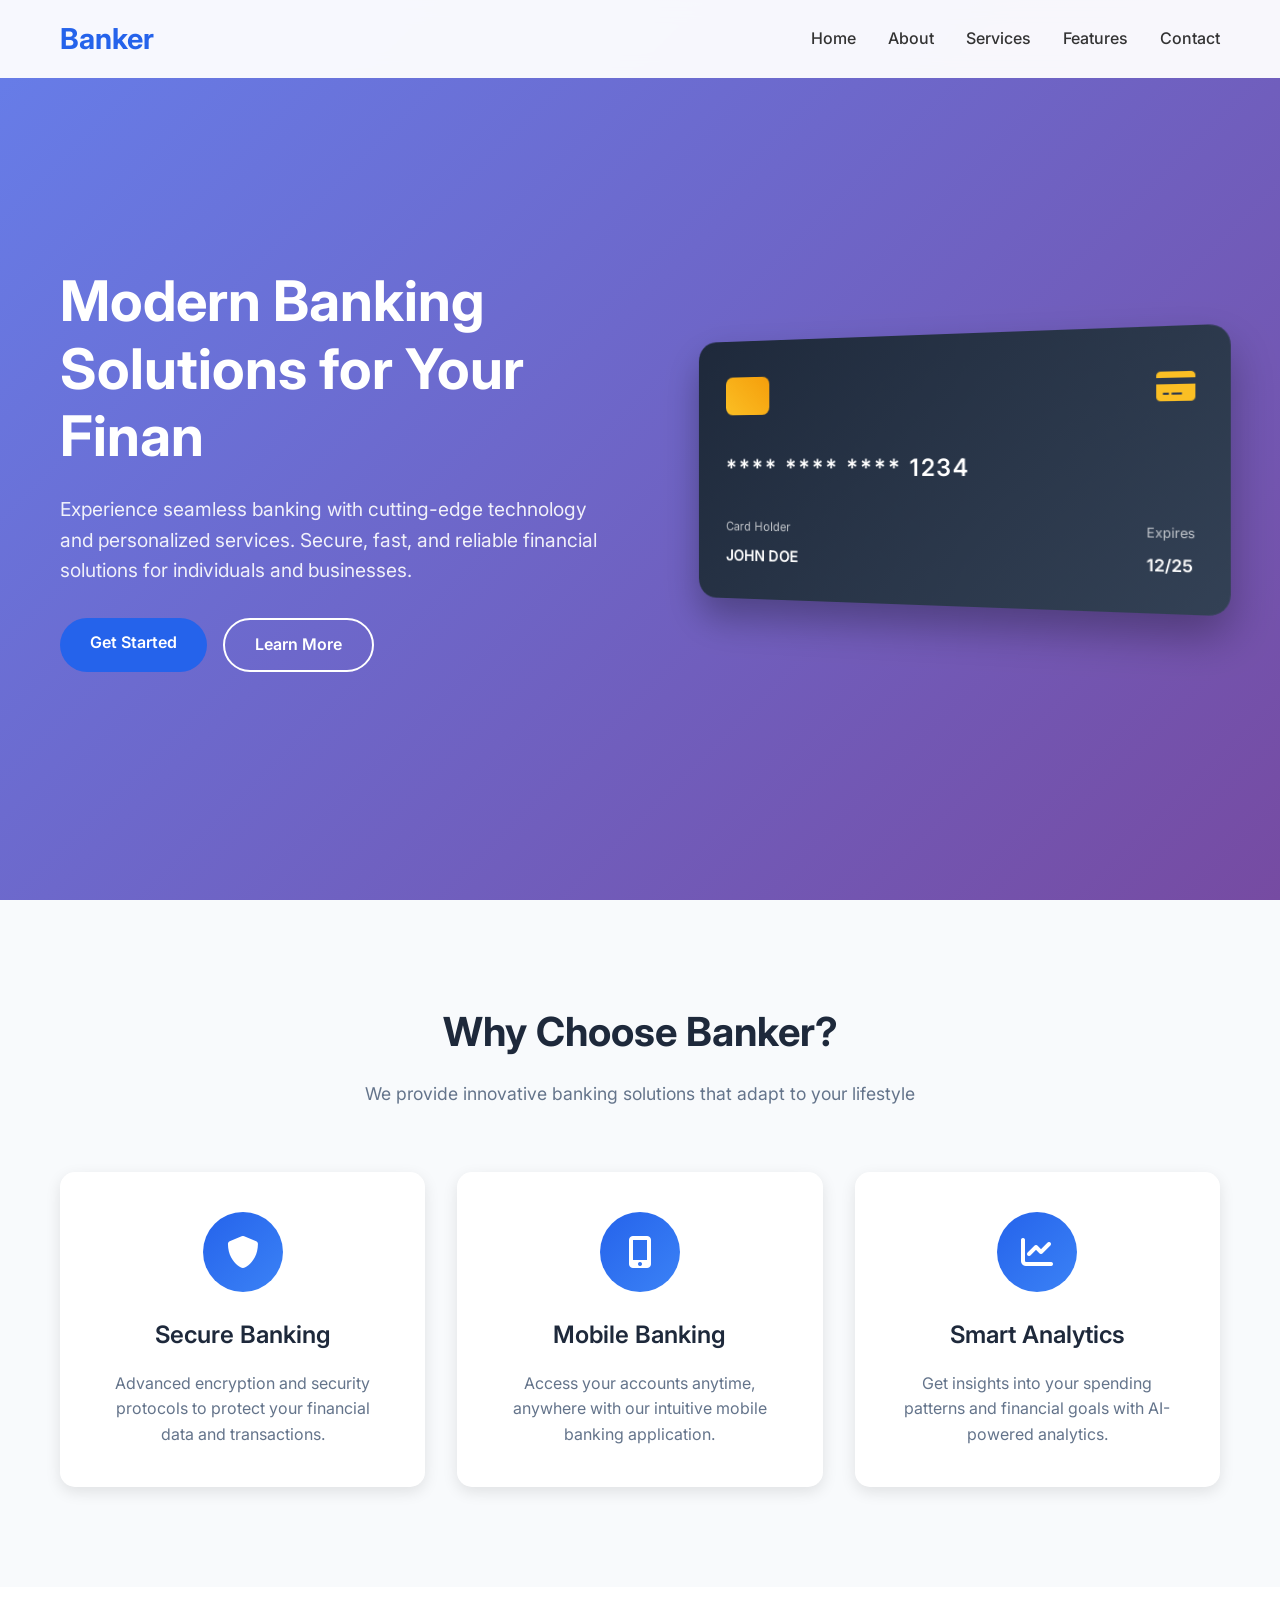
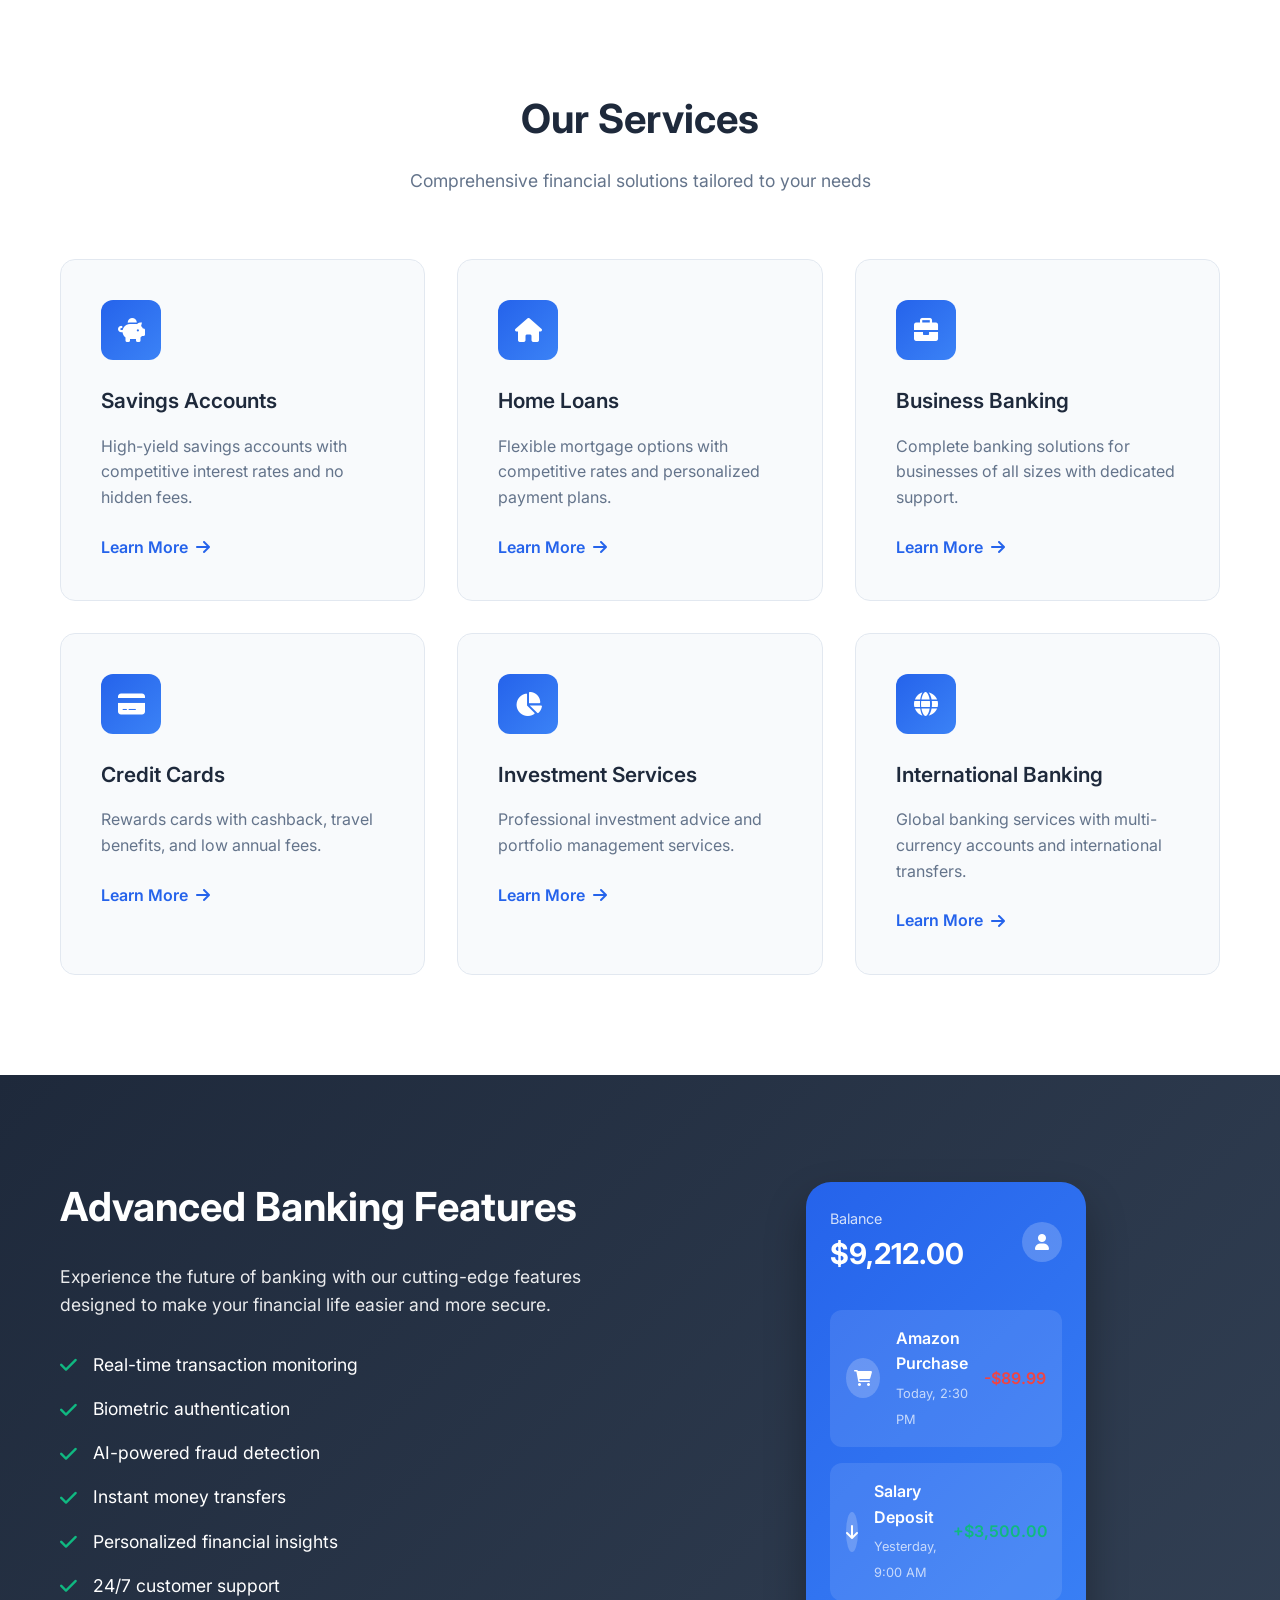
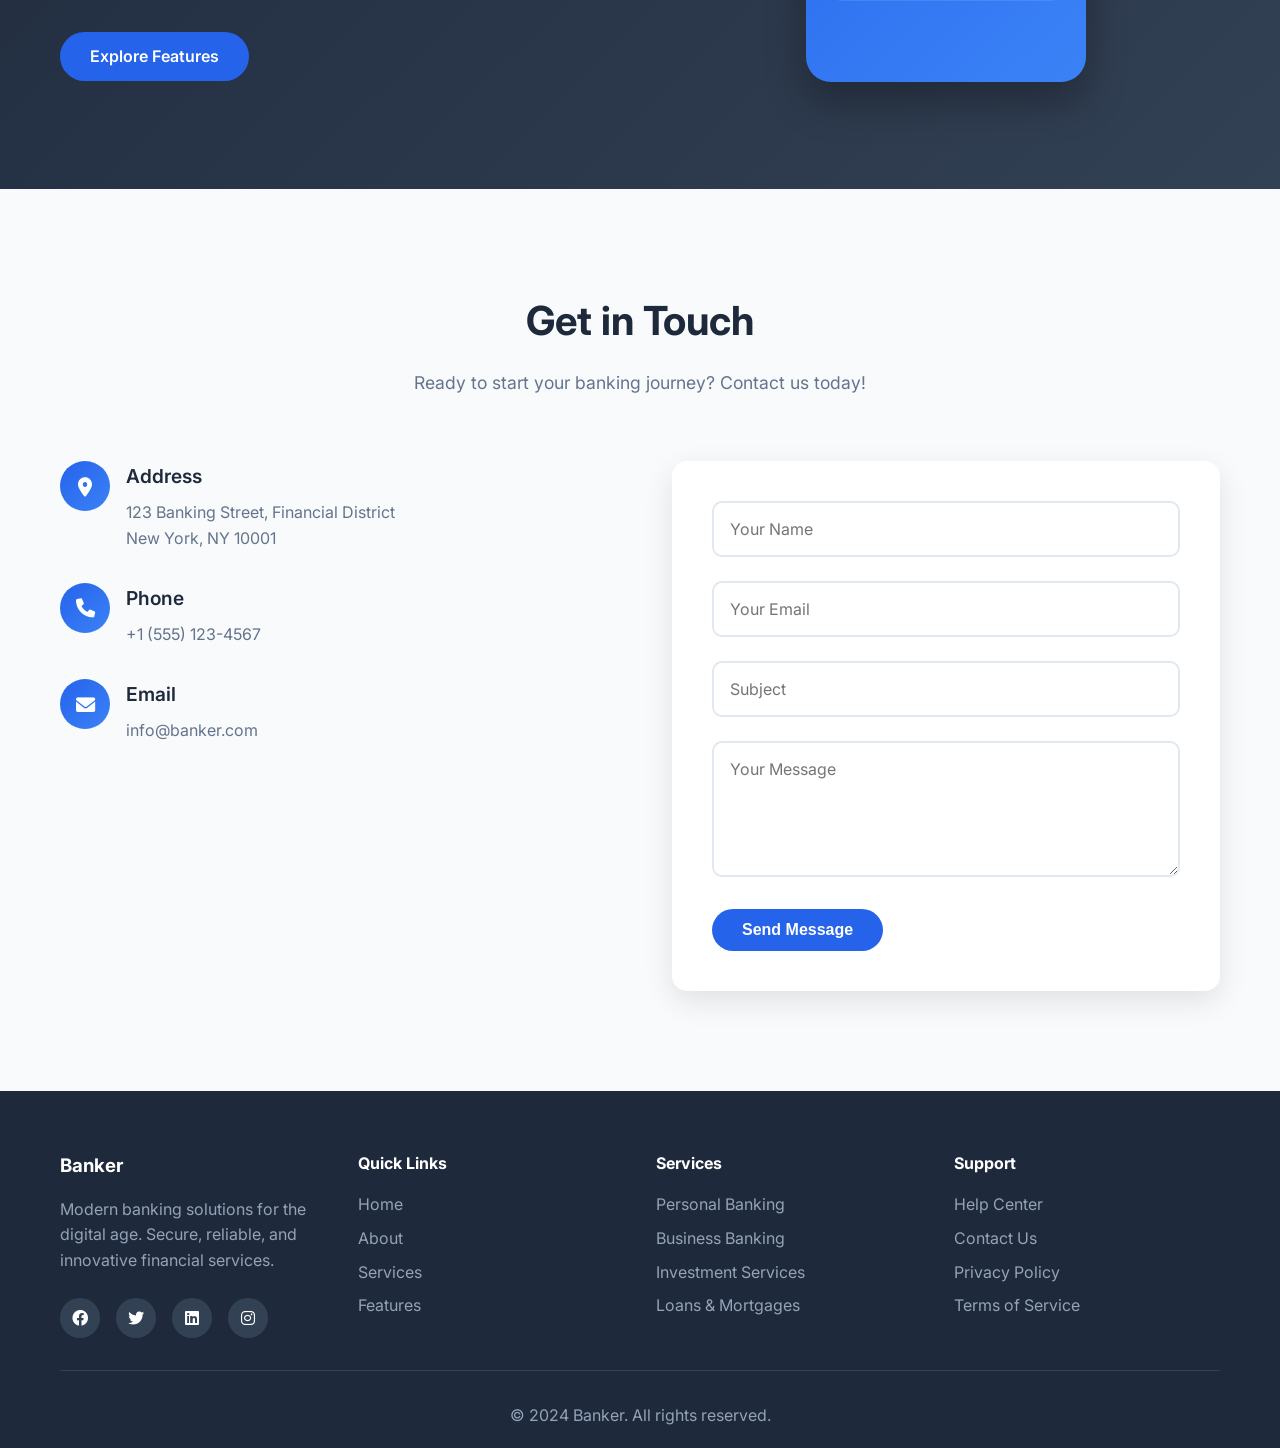
<file: banker-website.html>
<!DOCTYPE html>
<html lang="en">
<head>
    <meta charset="UTF-8">
    <meta name="viewport" content="width=device-width, initial-scale=1.0">
    <title>Banker - Modern Banking Solutions</title>
    <link href="https://cdnjs.cloudflare.com/ajax/libs/font-awesome/6.0.0/css/all.min.css" rel="stylesheet">
    <link href="https://fonts.googleapis.com/css2?family=Inter:wght@300;400;500;600;700&display=swap" rel="stylesheet">
    
    <style>
        /* Reset and Base Styles */
        * {
            margin: 0;
            padding: 0;
            box-sizing: border-box;
        }

        body {
            font-family: 'Inter', sans-serif;
            line-height: 1.6;
            color: #333;
            overflow-x: hidden;
        }

        .container {
            max-width: 1200px;
            margin: 0 auto;
            padding: 0 20px;
        }

        /* Header Styles */
        .header {
            position: fixed;
            top: 0;
            width: 100%;
            background: rgba(255, 255, 255, 0.95);
            backdrop-filter: blur(10px);
            z-index: 1000;
            transition: all 0.3s ease;
        }

        .navbar {
            padding: 1rem 0;
        }

        .nav-container {
            max-width: 1200px;
            margin: 0 auto;
            padding: 0 20px;
            display: flex;
            justify-content: space-between;
            align-items: center;
        }

        .nav-logo a {
            font-size: 1.8rem;
            font-weight: 700;
            color: #2563eb;
            text-decoration: none;
            transition: color 0.3s ease;
        }

        .nav-logo a:hover {
            color: #1d4ed8;
        }

        .nav-menu {
            display: flex;
            list-style: none;
            gap: 2rem;
        }

        .nav-link {
            color: #333;
            text-decoration: none;
            font-weight: 500;
            transition: color 0.3s ease;
            position: relative;
        }

        .nav-link:hover {
            color: #2563eb;
        }

        .nav-link::after {
            content: '';
            position: absolute;
            bottom: -5px;
            left: 0;
            width: 0;
            height: 2px;
            background: #2563eb;
            transition: width 0.3s ease;
        }

        .nav-link:hover::after {
            width: 100%;
        }

        .hamburger {
            display: none;
            flex-direction: column;
            cursor: pointer;
        }

        .bar {
            width: 25px;
            height: 3px;
            background: #333;
            margin: 3px 0;
            transition: 0.3s;
        }

        /* Hero Section */
        .hero {
            min-height: 100vh;
            display: flex;
            align-items: center;
            background: linear-gradient(135deg, #667eea 0%, #764ba2 100%);
            color: white;
            padding: 120px 0 80px;
        }

        .hero-container {
            max-width: 1200px;
            margin: 0 auto;
            padding: 0 20px;
            display: grid;
            grid-template-columns: 1fr 1fr;
            gap: 4rem;
            align-items: center;
        }

        .hero-title {
            font-size: 3.5rem;
            font-weight: 700;
            margin-bottom: 1.5rem;
            line-height: 1.2;
        }

        .hero-description {
            font-size: 1.2rem;
            margin-bottom: 2rem;
            opacity: 0.9;
        }

        .hero-buttons {
            display: flex;
            gap: 1rem;
        }

        .btn {
            padding: 12px 30px;
            border-radius: 50px;
            text-decoration: none;
            font-weight: 600;
            transition: all 0.3s ease;
            display: inline-block;
            border: none;
            cursor: pointer;
            font-size: 1rem;
        }

        .btn-primary {
            background: #2563eb;
            color: white;
        }

        .btn-primary:hover {
            background: #1d4ed8;
            transform: translateY(-2px);
            box-shadow: 0 10px 25px rgba(37, 99, 235, 0.3);
        }

        .btn-secondary {
            background: transparent;
            color: white;
            border: 2px solid white;
        }

        .btn-secondary:hover {
            background: white;
            color: #2563eb;
            transform: translateY(-2px);
        }

        /* Hero Card */
        .hero-card {
            background: linear-gradient(135deg, #1e293b 0%, #334155 100%);
            border-radius: 20px;
            padding: 2rem;
            color: white;
            box-shadow: 0 20px 40px rgba(0, 0, 0, 0.3);
            transform: perspective(1000px) rotateY(-15deg);
            transition: transform 0.3s ease;
        }

        .hero-card:hover {
            transform: perspective(1000px) rotateY(-5deg);
        }

        .card-header {
            display: flex;
            justify-content: space-between;
            align-items: center;
            margin-bottom: 2rem;
        }

        .card-chip {
            width: 50px;
            height: 40px;
            background: linear-gradient(45deg, #fbbf24, #f59e0b);
            border-radius: 8px;
        }

        .card-logo {
            font-size: 2rem;
            color: #fbbf24;
        }

        .card-number {
            font-size: 1.5rem;
            font-weight: 600;
            margin-bottom: 2rem;
            letter-spacing: 2px;
        }

        .card-info {
            display: flex;
            justify-content: space-between;
        }

        .card-holder span,
        .card-expiry span {
            font-size: 0.8rem;
            opacity: 0.7;
            display: block;
            margin-bottom: 0.5rem;
        }

        .card-holder div,
        .card-expiry div {
            font-weight: 600;
        }

        /* Section Headers */
        .section-header {
            text-align: center;
            margin-bottom: 4rem;
        }

        .section-header h2 {
            font-size: 2.5rem;
            font-weight: 700;
            margin-bottom: 1rem;
            color: #1e293b;
        }

        .section-header p {
            font-size: 1.1rem;
            color: #64748b;
            max-width: 600px;
            margin: 0 auto;
        }

        /* About Section */
        .about {
            padding: 100px 0;
            background: #f8fafc;
        }

        .about-grid {
            display: grid;
            grid-template-columns: repeat(auto-fit, minmax(300px, 1fr));
            gap: 2rem;
        }

        .about-card {
            background: white;
            padding: 2.5rem;
            border-radius: 15px;
            text-align: center;
            box-shadow: 0 5px 15px rgba(0, 0, 0, 0.1);
            transition: transform 0.3s ease, box-shadow 0.3s ease;
        }

        .about-card:hover {
            transform: translateY(-10px);
            box-shadow: 0 20px 40px rgba(0, 0, 0, 0.15);
        }

        .about-icon {
            width: 80px;
            height: 80px;
            background: linear-gradient(135deg, #2563eb, #3b82f6);
            border-radius: 50%;
            display: flex;
            align-items: center;
            justify-content: center;
            margin: 0 auto 1.5rem;
            font-size: 2rem;
            color: white;
        }

        .about-card h3 {
            font-size: 1.5rem;
            font-weight: 600;
            margin-bottom: 1rem;
            color: #1e293b;
        }

        .about-card p {
            color: #64748b;
            line-height: 1.6;
        }

        /* Services Section */
        .services {
            padding: 100px 0;
            background: white;
        }

        .services-grid {
            display: grid;
            grid-template-columns: repeat(auto-fit, minmax(350px, 1fr));
            gap: 2rem;
        }

        .service-card {
            background: #f8fafc;
            padding: 2.5rem;
            border-radius: 15px;
            transition: all 0.3s ease;
            border: 1px solid #e2e8f0;
        }

        .service-card:hover {
            background: white;
            transform: translateY(-5px);
            box-shadow: 0 20px 40px rgba(0, 0, 0, 0.1);
            border-color: #2563eb;
        }

        .service-icon {
            width: 60px;
            height: 60px;
            background: linear-gradient(135deg, #2563eb, #3b82f6);
            border-radius: 12px;
            display: flex;
            align-items: center;
            justify-content: center;
            margin-bottom: 1.5rem;
            font-size: 1.5rem;
            color: white;
        }

        .service-card h3 {
            font-size: 1.3rem;
            font-weight: 600;
            margin-bottom: 1rem;
            color: #1e293b;
        }

        .service-card p {
            color: #64748b;
            margin-bottom: 1.5rem;
            line-height: 1.6;
        }

        .service-link {
            color: #2563eb;
            text-decoration: none;
            font-weight: 600;
            display: flex;
            align-items: center;
            gap: 0.5rem;
            transition: gap 0.3s ease;
        }

        .service-link:hover {
            gap: 1rem;
        }

        /* Features Section */
        .features {
            padding: 100px 0;
            background: linear-gradient(135deg, #1e293b 0%, #334155 100%);
            color: white;
        }

        .features-content {
            display: grid;
            grid-template-columns: 1fr 1fr;
            gap: 4rem;
            align-items: center;
        }

        .features-text h2 {
            font-size: 2.5rem;
            font-weight: 700;
            margin-bottom: 1.5rem;
        }

        .features-text p {
            font-size: 1.1rem;
            margin-bottom: 2rem;
            opacity: 0.9;
        }

        .features-list {
            list-style: none;
            margin-bottom: 2rem;
        }

        .features-list li {
            display: flex;
            align-items: center;
            gap: 1rem;
            margin-bottom: 1rem;
            font-size: 1.1rem;
        }

        .features-list i {
            color: #10b981;
            font-size: 1.2rem;
        }

        /* App Mockup */
        .app-mockup {
            display: flex;
            justify-content: center;
        }

        .phone-screen {
            width: 280px;
            height: 500px;
            background: linear-gradient(135deg, #2563eb, #3b82f6);
            border-radius: 25px;
            padding: 1.5rem;
            box-shadow: 0 20px 40px rgba(0, 0, 0, 0.3);
        }

        .app-header {
            display: flex;
            justify-content: space-between;
            align-items: center;
            margin-bottom: 2rem;
        }

        .app-balance span {
            font-size: 0.9rem;
            opacity: 0.8;
        }

        .app-balance h3 {
            font-size: 1.8rem;
            font-weight: 700;
        }

        .app-avatar {
            width: 40px;
            height: 40px;
            background: rgba(255, 255, 255, 0.2);
            border-radius: 50%;
            display: flex;
            align-items: center;
            justify-content: center;
        }

        .app-transactions {
            display: flex;
            flex-direction: column;
            gap: 1rem;
        }

        .transaction {
            display: flex;
            align-items: center;
            gap: 1rem;
            padding: 1rem;
            background: rgba(255, 255, 255, 0.1);
            border-radius: 12px;
        }

        .transaction-icon {
            width: 40px;
            height: 40px;
            background: rgba(255, 255, 255, 0.2);
            border-radius: 50%;
            display: flex;
            align-items: center;
            justify-content: center;
        }

        .transaction-details {
            flex: 1;
        }

        .transaction-details span {
            display: block;
            font-weight: 600;
            margin-bottom: 0.2rem;
        }

        .transaction-details small {
            opacity: 0.7;
            font-size: 0.8rem;
        }

        .transaction-amount {
            font-weight: 600;
            color: #ef4444;
        }

        .transaction-amount.positive {
            color: #10b981;
        }

        /* Contact Section */
        .contact {
            padding: 100px 0;
            background: #f8fafc;
        }

        .contact-content {
            display: grid;
            grid-template-columns: 1fr 1fr;
            gap: 4rem;
        }

        .contact-info {
            display: flex;
            flex-direction: column;
            gap: 2rem;
        }

        .contact-item {
            display: flex;
            align-items: flex-start;
            gap: 1rem;
        }

        .contact-icon {
            width: 50px;
            height: 50px;
            background: linear-gradient(135deg, #2563eb, #3b82f6);
            border-radius: 50%;
            display: flex;
            align-items: center;
            justify-content: center;
            color: white;
            font-size: 1.2rem;
            flex-shrink: 0;
        }

        .contact-details h4 {
            font-size: 1.2rem;
            font-weight: 600;
            margin-bottom: 0.5rem;
            color: #1e293b;
        }

        .contact-details p {
            color: #64748b;
            line-height: 1.6;
        }

        /* Contact Form */
        .contact-form {
            background: white;
            padding: 2.5rem;
            border-radius: 15px;
            box-shadow: 0 10px 30px rgba(0, 0, 0, 0.1);
        }

        .form-group {
            margin-bottom: 1.5rem;
        }

        .form-group input,
        .form-group textarea {
            width: 100%;
            padding: 1rem;
            border: 2px solid #e2e8f0;
            border-radius: 10px;
            font-size: 1rem;
            transition: border-color 0.3s ease;
            font-family: inherit;
        }

        .form-group input:focus,
        .form-group textarea:focus {
            outline: none;
            border-color: #2563eb;
        }

        .form-group textarea {
            resize: vertical;
            min-height: 120px;
        }

        /* Footer */
        .footer {
            background: #1e293b;
            color: white;
            padding: 60px 0 20px;
        }

        .footer-content {
            display: grid;
            grid-template-columns: repeat(auto-fit, minmax(250px, 1fr));
            gap: 2rem;
            margin-bottom: 2rem;
        }

        .footer-section h3,
        .footer-section h4 {
            margin-bottom: 1rem;
            color: white;
        }

        .footer-section p {
            color: #94a3b8;
            line-height: 1.6;
            margin-bottom: 1.5rem;
        }

        .footer-section ul {
            list-style: none;
        }

        .footer-section ul li {
            margin-bottom: 0.5rem;
        }

        .footer-section ul li a {
            color: #94a3b8;
            text-decoration: none;
            transition: color 0.3s ease;
        }

        .footer-section ul li a:hover {
            color: #2563eb;
        }

        .social-links {
            display: flex;
            gap: 1rem;
        }

        .social-links a {
            width: 40px;
            height: 40px;
            background: #334155;
            border-radius: 50%;
            display: flex;
            align-items: center;
            justify-content: center;
            color: white;
            text-decoration: none;
            transition: all 0.3s ease;
        }

        .social-links a:hover {
            background: #2563eb;
            transform: translateY(-2px);
        }

        .footer-bottom {
            text-align: center;
            padding-top: 2rem;
            border-top: 1px solid #334155;
            color: #94a3b8;
        }

        /* Responsive Design */
        @media (max-width: 768px) {
            .hamburger {
                display: flex;
            }

            .nav-menu {
                position: fixed;
                left: -100%;
                top: 70px;
                flex-direction: column;
                background-color: white;
                width: 100%;
                text-align: center;
                transition: 0.3s;
                box-shadow: 0 10px 27px rgba(0, 0, 0, 0.05);
                padding: 2rem 0;
            }

            .nav-menu.active {
                left: 0;
            }

            .hero-container {
                grid-template-columns: 1fr;
                text-align: center;
                gap: 2rem;
            }

            .hero-title {
                font-size: 2.5rem;
            }

            .hero-buttons {
                justify-content: center;
                flex-wrap: wrap;
            }

            .features-content {
                grid-template-columns: 1fr;
                gap: 2rem;
            }

            .contact-content {
                grid-template-columns: 1fr;
                gap: 2rem;
            }

            .services-grid {
                grid-template-columns: 1fr;
            }

            .about-grid {
                grid-template-columns: 1fr;
            }

            .section-header h2 {
                font-size: 2rem;
            }

            .phone-screen {
                width: 250px;
                height: 450px;
            }
        }

        @media (max-width: 480px) {
            .hero-title {
                font-size: 2rem;
            }

            .hero-description {
                font-size: 1rem;
            }

            .btn {
                padding: 10px 20px;
                font-size: 0.9rem;
            }

            .section-header h2 {
                font-size: 1.8rem;
            }

            .phone-screen {
                width: 220px;
                height: 400px;
            }
        }

        /* Animations */
        @keyframes fadeInUp {
            from {
                opacity: 0;
                transform: translateY(30px);
            }
            to {
                opacity: 1;
                transform: translateY(0);
            }
        }

        .about-card,
        .service-card {
            animation: fadeInUp 0.6s ease forwards;
        }

        .about-card:nth-child(2) {
            animation-delay: 0.2s;
        }

        .about-card:nth-child(3) {
            animation-delay: 0.4s;
        }

        /* Smooth Scrolling */
        html {
            scroll-behavior: smooth;
        }

        /* Loading Animation */
        .loading {
            opacity: 0;
            transform: translateY(20px);
            transition: all 0.6s ease;
        }

        .loading.loaded {
            opacity: 1;
            transform: translateY(0);
        }

        /* Success Message */
        .success-message {
            background: #10b981;
            color: white;
            padding: 1rem;
            border-radius: 10px;
            margin-top: 1rem;
            text-align: center;
            display: none;
        }

        /* Loading Spinner */
        .spinner {
            display: none;
            width: 20px;
            height: 20px;
            border: 2px solid #f3f3f3;
            border-top: 2px solid #2563eb;
            border-radius: 50%;
            animation: spin 1s linear infinite;
            margin-left: 10px;
        }

        @keyframes spin {
            0% { transform: rotate(0deg); }
            100% { transform: rotate(360deg); }
        }

        /* Ripple Effect */
        .btn {
            position: relative;
            overflow: hidden;
        }
        
        .ripple {
            position: absolute;
            border-radius: 50%;
            background: rgba(255, 255, 255, 0.3);
            transform: scale(0);
            animation: ripple-animation 0.6s linear;
            pointer-events: none;
        }
        
        @keyframes ripple-animation {
            to {
                transform: scale(4);
                opacity: 0;
            }
        }
    </style>
</head>
<body>
    <!-- Header -->
    <header class="header">
        <nav class="navbar">
            <div class="nav-container">
                <div class="nav-logo">
                    <a href="#home">Banker</a>
                </div>
                <ul class="nav-menu">
                    <li class="nav-item">
                        <a href="#home" class="nav-link">Home</a>
                    </li>
                    <li class="nav-item">
                        <a href="#about" class="nav-link">About</a>
                    </li>
                    <li class="nav-item">
                        <a href="#services" class="nav-link">Services</a>
                    </li>
                    <li class="nav-item">
                        <a href="#features" class="nav-link">Features</a>
                    </li>
                    <li class="nav-item">
                        <a href="#contact" class="nav-link">Contact</a>
                    </li>
                </ul>
                <div class="hamburger">
                    <span class="bar"></span>
                    <span class="bar"></span>
                    <span class="bar"></span>
                </div>
            </div>
        </nav>
    </header>

    <!-- Hero Section -->
    <section id="home" class="hero">
        <div class="hero-container">
            <div class="hero-content">
                <h1 class="hero-title">Modern Banking Solutions for Your Financial Future</h1>
                <p class="hero-description">
                    Experience seamless banking with cutting-edge technology and personalized services. 
                    Secure, fast, and reliable financial solutions for individuals and businesses.
                </p>
                <div class="hero-buttons">
                    <a href="#services" class="btn btn-primary">Get Started</a>
                    <a href="#about" class="btn btn-secondary">Learn More</a>
                </div>
            </div>
            <div class="hero-image">
                <div class="hero-card">
                    <div class="card-header">
                        <div class="card-chip"></div>
                        <div class="card-logo">
                            <i class="fas fa-credit-card"></i>
                        </div>
                    </div>
                    <div class="card-number">**** **** **** 1234</div>
                    <div class="card-info">
                        <div class="card-holder">
                            <span>Card Holder</span>
                            <div>JOHN DOE</div>
                        </div>
                        <div class="card-expiry">
                            <span>Expires</span>
                            <div>12/25</div>
                        </div>
                    </div>
                </div>
            </div>
        </div>
    </section>

    <!-- About Section -->
    <section id="about" class="about">
        <div class="container">
            <div class="section-header">
                <h2>Why Choose Banker?</h2>
                <p>We provide innovative banking solutions that adapt to your lifestyle</p>
            </div>
            <div class="about-grid">
                <div class="about-card">
                    <div class="about-icon">
                        <i class="fas fa-shield-alt"></i>
                    </div>
                    <h3>Secure Banking</h3>
                    <p>Advanced encryption and security protocols to protect your financial data and transactions.</p>
                </div>
                <div class="about-card">
                    <div class="about-icon">
                        <i class="fas fa-mobile-alt"></i>
                    </div>
                    <h3>Mobile Banking</h3>
                    <p>Access your accounts anytime, anywhere with our intuitive mobile banking application.</p>
                </div>
                <div class="about-card">
                    <div class="about-icon">
                        <i class="fas fa-chart-line"></i>
                    </div>
                    <h3>Smart Analytics</h3>
                    <p>Get insights into your spending patterns and financial goals with AI-powered analytics.</p>
                </div>
            </div>
        </div>
    </section>

    <!-- Services Section -->
    <section id="services" class="services">
        <div class="container">
            <div class="section-header">
                <h2>Our Services</h2>
                <p>Comprehensive financial solutions tailored to your needs</p>
            </div>
            <div class="services-grid">
                <div class="service-card">
                    <div class="service-icon">
                        <i class="fas fa-piggy-bank"></i>
                    </div>
                    <h3>Savings Accounts</h3>
                    <p>High-yield savings accounts with competitive interest rates and no hidden fees.</p>
                    <a href="#" class="service-link">Learn More <i class="fas fa-arrow-right"></i></a>
                </div>
                <div class="service-card">
                    <div class="service-icon">
                        <i class="fas fa-home"></i>
                    </div>
                    <h3>Home Loans</h3>
                    <p>Flexible mortgage options with competitive rates and personalized payment plans.</p>
                    <a href="#" class="service-link">Learn More <i class="fas fa-arrow-right"></i></a>
                </div>
                <div class="service-card">
                    <div class="service-icon">
                        <i class="fas fa-briefcase"></i>
                    </div>
                    <h3>Business Banking</h3>
                    <p>Complete banking solutions for businesses of all sizes with dedicated support.</p>
                    <a href="#" class="service-link">Learn More <i class="fas fa-arrow-right"></i></a>
                </div>
                <div class="service-card">
                    <div class="service-icon">
                        <i class="fas fa-credit-card"></i>
                    </div>
                    <h3>Credit Cards</h3>
                    <p>Rewards cards with cashback, travel benefits, and low annual fees.</p>
                    <a href="#" class="service-link">Learn More <i class="fas fa-arrow-right"></i></a>
                </div>
                <div class="service-card">
                    <div class="service-icon">
                        <i class="fas fa-chart-pie"></i>
                    </div>
                    <h3>Investment Services</h3>
                    <p>Professional investment advice and portfolio management services.</p>
                    <a href="#" class="service-link">Learn More <i class="fas fa-arrow-right"></i></a>
                </div>
                <div class="service-card">
                    <div class="service-icon">
                        <i class="fas fa-globe"></i>
                    </div>
                    <h3>International Banking</h3>
                    <p>Global banking services with multi-currency accounts and international transfers.</p>
                    <a href="#" class="service-link">Learn More <i class="fas fa-arrow-right"></i></a>
                </div>
            </div>
        </div>
    </section>

    <!-- Features Section -->
    <section id="features" class="features">
        <div class="container">
            <div class="features-content">
                <div class="features-text">
                    <h2>Advanced Banking Features</h2>
                    <p>Experience the future of banking with our cutting-edge features designed to make your financial life easier and more secure.</p>
                    <ul class="features-list">
                        <li><i class="fas fa-check"></i> Real-time transaction monitoring</li>
                        <li><i class="fas fa-check"></i> Biometric authentication</li>
                        <li><i class="fas fa-check"></i> AI-powered fraud detection</li>
                        <li><i class="fas fa-check"></i> Instant money transfers</li>
                        <li><i class="fas fa-check"></i> Personalized financial insights</li>
                        <li><i class="fas fa-check"></i> 24/7 customer support</li>
                    </ul>
                    <a href="#" class="btn btn-primary">Explore Features</a>
                </div>
                <div class="features-image">
                    <div class="app-mockup">
                        <div class="phone-screen">
                            <div class="app-header">
                                <div class="app-balance">
                                    <span>Balance</span>
                                    <h3>$24,500.00</h3>
                                </div>
                                <div class="app-avatar">
                                    <i class="fas fa-user"></i>
                                </div>
                            </div>
                            <div class="app-transactions">
                                <div class="transaction">
                                    <div class="transaction-icon">
                                        <i class="fas fa-shopping-cart"></i>
                                    </div>
                                    <div class="transaction-details">
                                        <span>Amazon Purchase</span>
                                        <small>Today, 2:30 PM</small>
                                    </div>
                                    <div class="transaction-amount">-$89.99</div>
                                </div>
                                <div class="transaction">
                                    <div class="transaction-icon">
                                        <i class="fas fa-arrow-down"></i>
                                    </div>
                                    <div class="transaction-details">
                                        <span>Salary Deposit</span>
                                        <small>Yesterday, 9:00 AM</small>
                                    </div>
                                    <div class="transaction-amount positive">+$3,500.00</div>
                                </div>
                            </div>
                        </div>
                    </div>
                </div>
            </div>
        </div>
    </section>

    <!-- Contact Section -->
    <section id="contact" class="contact">
        <div class="container">
            <div class="section-header">
                <h2>Get in Touch</h2>
                <p>Ready to start your banking journey? Contact us today!</p>
            </div>
            <div class="contact-content">
                <div class="contact-info">
                    <div class="contact-item">
                        <div class="contact-icon">
                            <i class="fas fa-map-marker-alt"></i>
                        </div>
                        <div class="contact-details">
                            <h4>Address</h4>
                            <p>123 Banking Street, Financial District<br>New York, NY 10001</p>
                        </div>
                    </div>
                    <div class="contact-item">
                        <div class="contact-icon">
                            <i class="fas fa-phone"></i>
                        </div>
                        <div class="contact-details">
                            <h4>Phone</h4>
                            <p>+1 (555) 123-4567</p>
                        </div>
                    </div>
                    <div class="contact-item">
                        <div class="contact-icon">
                            <i class="fas fa-envelope"></i>
                        </div>
                        <div class="contact-details">
                            <h4>Email</h4>
                            <p>info@banker.com</p>
                        </div>
                    </div>
                </div>
                <div class="contact-form">
                    <form id="contactForm">
                        <div class="form-group">
                            <input type="text" id="name" name="name" placeholder="Your Name" required>
                        </div>
                        <div class="form-group">
                            <input type="email" id="email" name="email" placeholder="Your Email" required>
                        </div>
                        <div class="form-group">
                            <input type="text" id="subject" name="subject" placeholder="Subject" required>
                        </div>
                        <div class="form-group">
                            <textarea id="message" name="message" placeholder="Your Message" rows="5" required></textarea>
                        </div>
                        <button type="submit" class="btn btn-primary">
                            Send Message
                            <div class="spinner"></div>
                        </button>
                    </form>
                    <div class="success-message" id="successMessage">
                        Thank you! Your message has been sent successfully.
                    </div>
                </div>
            </div>
        </div>
    </section>

    <!-- Footer -->
    <footer class="footer">
        <div class="container">
            <div class="footer-content">
                <div class="footer-section">
                    <h3>Banker</h3>
                    <p>Modern banking solutions for the digital age. Secure, reliable, and innovative financial services.</p>
                    <div class="social-links">
                        <a href="#"><i class="fab fa-facebook"></i></a>
                        <a href="#"><i class="fab fa-twitter"></i></a>
                        <a href="#"><i class="fab fa-linkedin"></i></a>
                        <a href="#"><i class="fab fa-instagram"></i></a>
                    </div>
                </div>
                <div class="footer-section">
                    <h4>Quick Links</h4>
                    <ul>
                        <li><a href="#home">Home</a></li>
                        <li><a href="#about">About</a></li>
                        <li><a href="#services">Services</a></li>
                        <li><a href="#features">Features</a></li>
                    </ul>
                </div>
                <div class="footer-section">
                    <h4>Services</h4>
                    <ul>
                        <li><a href="#">Personal Banking</a></li>
                        <li><a href="#">Business Banking</a></li>
                        <li><a href="#">Investment Services</a></li>
                        <li><a href="#">Loans & Mortgages</a></li>
                    </ul>
                </div>
                <div class="footer-section">
                    <h4>Support</h4>
                    <ul>
                        <li><a href="#">Help Center</a></li>
                        <li><a href="#">Contact Us</a></li>
                        <li><a href="#">Privacy Policy</a></li>
                        <li><a href="#">Terms of Service</a></li>
                    </ul>
                </div>
            </div>
            <div class="footer-bottom">
                <p>&copy; 2024 Banker. All rights reserved.</p>
            </div>
        </div>
    </footer>

    <script>
        // Mobile Navigation Toggle
        const hamburger = document.querySelector('.hamburger');
        const navMenu = document.querySelector('.nav-menu');

        hamburger.addEventListener('click', () => {
            hamburger.classList.toggle('active');
            navMenu.classList.toggle('active');
        });

        // Close mobile menu when clicking on a link
        document.querySelectorAll('.nav-link').forEach(n => n.addEventListener('click', () => {
            hamburger.classList.remove('active');
            navMenu.classList.remove('active');
        }));

        // Smooth scrolling for navigation links
        document.querySelectorAll('a[href^="#"]').forEach(anchor => {
            anchor.addEventListener('click', function (e) {
                e.preventDefault();
                const target = document.querySelector(this.getAttribute('href'));
                if (target) {
                    target.scrollIntoView({
                        behavior: 'smooth',
                        block: 'start'
                    });
                }
            });
        });

        // Header background change on scroll
        window.addEventListener('scroll', () => {
            const header = document.querySelector('.header');
            if (window.scrollY > 100) {
                header.style.background = 'rgba(255, 255, 255, 0.98)';
                header.style.boxShadow = '0 2px 20px rgba(0, 0, 0, 0.1)';
            } else {
                header.style.background = 'rgba(255, 255, 255, 0.95)';
                header.style.boxShadow = 'none';
            }
        });

        // Intersection Observer for animations
        const observerOptions = {
            threshold: 0.1,
            rootMargin: '0px 0px -50px 0px'
        };

        const observer = new IntersectionObserver((entries) => {
            entries.forEach(entry => {
                if (entry.isIntersecting) {
                    entry.target.classList.add('loaded');
                }
            });
        }, observerOptions);

        // Observe elements for animation
        document.querySelectorAll('.about-card, .service-card, .contact-item').forEach(el => {
            el.classList.add('loading');
            observer.observe(el);
        });

        // Contact form handling
        const contactForm = document.getElementById('contactForm');
        const successMessage = document.getElementById('successMessage');
        const spinner = document.querySelector('.spinner');

        contactForm.addEventListener('submit', function(e) {
            e.preventDefault();
            
            // Show loading spinner
            spinner.style.display = 'inline-block';
            
            // Simulate form submission
            setTimeout(() => {
                // Hide spinner
                spinner.style.display = 'none';
                
                // Show success message
                successMessage.style.display = 'block';
                
                // Reset form
                contactForm.reset();
                
                // Hide success message after 5 seconds
                setTimeout(() => {
                    successMessage.style.display = 'none';
                }, 5000);
            }, 2000);
        });

        // Card number animation
        const cardNumber = document.querySelector('.card-number');
        let currentNumber = '**** **** **** 1234';
        let targetNumber = '**** **** **** 5678';
        let isAnimating = false;

        function animateCardNumber() {
            if (isAnimating) return;
            isAnimating = true;
            
            const startTime = Date.now();
            const duration = 1000;
            
            function updateNumber() {
                const elapsed = Date.now() - startTime;
                const progress = Math.min(elapsed / duration, 1);
                
                if (progress < 1) {
                    // Generate random numbers during animation
                    const randomNumbers = Math.floor(Math.random() * 9000) + 1000;
                    cardNumber.textContent = `**** **** **** ${randomNumbers}`;
                    requestAnimationFrame(updateNumber);
                } else {
                    cardNumber.textContent = targetNumber;
                    isAnimating = false;
                }
            }
            
            updateNumber();
        }

        // Animate card number on hover
        const heroCard = document.querySelector('.hero-card');
        heroCard.addEventListener('mouseenter', animateCardNumber);

        // Counter animation for app balance
        function animateCounter(element, target, duration = 2000) {
            const start = 0;
            const increment = target / (duration / 16);
            let current = start;
            
            const timer = setInterval(() => {
                current += increment;
                if (current >= target) {
                    current = target;
                    clearInterval(timer);
                }
                element.textContent = `$${current.toLocaleString('en-US', { minimumFractionDigits: 2, maximumFractionDigits: 2 })}`;
            }, 16);
        }

        // Animate balance when features section comes into view
        const balanceElement = document.querySelector('.app-balance h3');
        const featuresSection = document.querySelector('.features');
        
        const balanceObserver = new IntersectionObserver((entries) => {
            entries.forEach(entry => {
                if (entry.isIntersecting) {
                    animateCounter(balanceElement, 24500);
                    balanceObserver.unobserve(entry.target);
                }
            });
        }, { threshold: 0.5 });

        balanceObserver.observe(featuresSection);

        // Parallax effect for hero section
        window.addEventListener('scroll', () => {
            const scrolled = window.pageYOffset;
            const hero = document.querySelector('.hero');
            const rate = scrolled * -0.5;
            hero.style.transform = `translateY(${rate}px)`;
        });

        // Service card hover effects
        document.querySelectorAll('.service-card').forEach(card => {
            card.addEventListener('mouseenter', function() {
                this.style.transform = 'translateY(-10px) scale(1.02)';
            });
            
            card.addEventListener('mouseleave', function() {
                this.style.transform = 'translateY(0) scale(1)';
            });
        });

        // About card hover effects
        document.querySelectorAll('.about-card').forEach(card => {
            card.addEventListener('mouseenter', function() {
                this.style.transform = 'translateY(-15px) scale(1.05)';
            });
            
            card.addEventListener('mouseleave', function() {
                this.style.transform = 'translateY(0) scale(1)';
            });
        });

        // Typing effect for hero title
        function typeWriter(element, text, speed = 100) {
            let i = 0;
            element.innerHTML = '';
            
            function type() {
                if (i < text.length) {
                    element.innerHTML += text.charAt(i);
                    i++;
                    setTimeout(type, speed);
                }
            }
            type();
        }

        // Initialize typing effect when page loads
        window.addEventListener('load', () => {
            const heroTitle = document.querySelector('.hero-title');
            const originalText = heroTitle.textContent;
            typeWriter(heroTitle, originalText, 50);
        });

        // Add ripple effect to buttons
        function createRipple(event) {
            const button = event.currentTarget;
            const ripple = document.createElement('span');
            const rect = button.getBoundingClientRect();
            const size = Math.max(rect.width, rect.height);
            const x = event.clientX - rect.left - size / 2;
            const y = event.clientY - rect.top - size / 2;
            
            ripple.style.width = ripple.style.height = size + 'px';
            ripple.style.left = x + 'px';
            ripple.style.top = y + 'px';
            ripple.classList.add('ripple');
            
            button.appendChild(ripple);
            
            setTimeout(() => {
                ripple.remove();
            }, 600);
        }

        // Add ripple effect to all buttons
        document.querySelectorAll('.btn').forEach(button => {
            button.addEventListener('click', createRipple);
        });
    </script>
</body>
</html>
</file>
<file: styles.css>
/* Colorlib Banker Template CSS */

/* Reset and Base Styles */
* {
    margin: 0;
    padding: 0;
    box-sizing: border-box;
}

body {
    font-family: "Work Sans", Arial, sans-serif;
    font-weight: 400;
    font-size: 16px;
    line-height: 1.8;
    color: rgba(0, 0, 0, 0.8);
    font-weight: 300;
}

.container {
    max-width: 1200px;
    margin: 0 auto;
    padding: 0 15px;
}

.row {
    display: -webkit-box;
    display: -ms-flexbox;
    display: flex;
    -ms-flex-wrap: wrap;
    flex-wrap: wrap;
    margin-right: -15px;
    margin-left: -15px;
}

.col-md-12, .col-md-8, .col-md-6, .col-md-4, .col-lg-4, .col-lg-3 {
    position: relative;
    width: 100%;
    padding-right: 15px;
    padding-left: 15px;
}

.col-md-12 { flex: 0 0 100%; max-width: 100%; }
.col-md-8 { flex: 0 0 66.666667%; max-width: 66.666667%; }
.col-md-6 { flex: 0 0 50%; max-width: 50%; }
.col-md-4 { flex: 0 0 33.333333%; max-width: 33.333333%; }
.col-lg-4 { flex: 0 0 33.333333%; max-width: 33.333333%; }
.col-lg-3 { flex: 0 0 25%; max-width: 25%; }

.d-flex { display: flex !important; }
.align-items-center { align-items: center !important; }
.align-self-stretch { align-self: stretch !important; }
.text-center { text-align: center !important; }
.justify-content-center { justify-content: center !important; }

/* Colors */
:root {
    --primary-color: #f8694a;
    --secondary-color: #324e63;
    --gray-color: #f8f9fa;
    --white-color: #ffffff;
    --black-color: #000000;
    --text-color: rgba(0, 0, 0, 0.8);
}

/* Typography */
h1, h2, h3, h4, h5, h6 {
    font-family: "Playfair Display", Georgia, serif;
    color: #000;
    margin-bottom: 1rem;
    font-weight: 400;
    line-height: 1.2;
}

p {
    margin-bottom: 1.5rem;
}

a {
    -webkit-transition: .3s all ease;
    -o-transition: .3s all ease;
    transition: .3s all ease;
    color: var(--primary-color);
    text-decoration: none;
}

a:hover {
    text-decoration: none;
    color: var(--primary-color);
    outline: none;
}

/* Buttons */
.btn {
    font-size: 14px;
    text-transform: uppercase;
    letter-spacing: .1em;
    display: inline-block;
    padding: 10px 25px;
    border-radius: 0;
    -webkit-transition: 0.3s all ease-in-out;
    -o-transition: 0.3s all ease-in-out;
    transition: 0.3s all ease-in-out;
    cursor: pointer;
    text-decoration: none;
    border: 2px solid transparent;
}

.btn-primary {
    background: var(--primary-color);
    color: #fff;
    border: 2px solid var(--primary-color);
}

.btn-primary:hover, .btn-primary:focus, .btn-primary:active {
    background: transparent;
    color: var(--primary-color);
    border: 2px solid var(--primary-color);
}

.btn-outline-primary {
    color: var(--primary-color);
    border-color: var(--primary-color);
    background: transparent;
}

.btn-outline-primary:hover {
    color: #fff;
    background-color: var(--primary-color);
    border-color: var(--primary-color);
}

/* Navbar */
.ftco_navbar {
    padding: 15px 0;
    background: #fff !important;
    z-index: 3;
    top: 0;
    box-shadow: 0 0 10px 0 rgba(0, 0, 0, 0.1);
}

.navbar-brand {
    font-weight: 700;
    font-size: 28px;
    color: #000;
    font-family: "Playfair Display", Georgia, serif;
}

.navbar-nav .nav-link {
    padding: 0;
    font-size: 16px;
    font-weight: 500;
    color: rgba(0, 0, 0, 0.8) !important;
    opacity: 1 !important;
    margin: 0 15px;
    position: relative;
}

.navbar-nav .nav-link:hover {
    color: var(--primary-color) !important;
}

.navbar-nav .nav-item.active .nav-link {
    color: var(--primary-color) !important;
}

.navbar-toggler {
    border: none;
    color: rgba(0, 0, 0, 0.5) !important;
    cursor: pointer;
    padding-right: 0;
    padding-left: 0;
    text-transform: uppercase;
    font-size: 16px;
    letter-spacing: .1em;
}

.navbar-toggler:focus {
    outline: none;
}

/* Dropdown */
.dropdown-menu {
    border: none;
    background: #fff;
    -webkit-box-shadow: 0 2px 30px 0 rgba(0, 0, 0, 0.2);
    box-shadow: 0 2px 30px 0 rgba(0, 0, 0, 0.2);
    border-radius: 0;
    margin-top: 20px;
}

.dropdown-item {
    font-size: 14px;
    padding: 8px 20px;
    color: rgba(0, 0, 0, 0.8);
}

.dropdown-item:hover {
    background: var(--primary-color);
    color: #fff;
}

/* Sections */
.ftco-section {
    padding: 7em 0;
    position: relative;
}

.ftco-no-pt {
    padding-top: 0 !important;
}

.ftco-no-pb {
    padding-bottom: 0 !important;
}

.bg-light {
    background: #f8f9fa !important;
}

.bg-primary {
    background: var(--primary-color) !important;
}

/* Hero Section */
.hero-wrap {
    width: 100%;
    height: 100vh;
    position: relative;
    background-size: cover;
    background-repeat: no-repeat;
    background-position: top center;
    display: flex;
    align-items: center;
}

.intro {
    text-align: center;
}

.intro .icon {
    width: 80px;
    height: 80px;
    border-radius: 50%;
    margin: 0 auto 30px auto;
    display: flex;
    align-items: center;
    justify-content: center;
    background: var(--primary-color);
    color: #fff;
    font-size: 30px;
}

.intro h3 {
    font-size: 22px;
    color: #000;
    margin-bottom: 20px;
    font-weight: 600;
}

.intro p {
    color: rgba(0, 0, 0, 0.7);
}

/* Flaticon styles */
.flaticon-money:before { content: "\f155"; }
.flaticon-analytics:before { content: "\f080"; }
.flaticon-coins:before { content: "\f51e"; }
.flaticon-shopping-cart:before { content: "\f07a"; }
.flaticon-credit-card:before { content: "\f09d"; }
.flaticon-calculator:before { content: "\f1ec"; }
.flaticon-loan:before { content: "\f0d6"; }
.flaticon-monitoring:before { content: "\f1fe"; }
.flaticon-insurance:before { content: "\f132"; }
.flaticon-investment:before { content: "\f201"; }
.flaticon-consultant:before { content: "\f0c0"; }

[class^="flaticon-"]:before,
[class*=" flaticon-"]:before,
[class^="flaticon-"]:after,
[class*=" flaticon-"]:after {
    font-family: FontAwesome;
    font-size: inherit;
    text-rendering: auto;
    -webkit-font-smoothing: antialiased;
    -moz-osx-font-smoothing: grayscale;
}

/* Feature Services */
.services {
    padding: 40px 20px;
    background: #fff;
    -webkit-transition: 0.3s all ease;
    -o-transition: 0.3s all ease;
    transition: 0.3s all ease;
    border-radius: 4px;
    -webkit-box-shadow: 0 2px 30px 0 rgba(0, 0, 0, 0.1);
    box-shadow: 0 2px 30px 0 rgba(0, 0, 0, 0.1);
}

.services:hover {
    -webkit-box-shadow: 0 10px 40px 0 rgba(0, 0, 0, 0.1);
    box-shadow: 0 10px 40px 0 rgba(0, 0, 0, 0.1);
}

.services .icon {
    width: 70px;
    height: 70px;
    border-radius: 50%;
    background: var(--primary-color);
    margin: 0 auto 30px auto;
    color: #fff;
    font-size: 30px;
}

.services .media-body h3 {
    font-size: 20px;
    font-weight: 600;
    color: #000;
}

.services .media-body p {
    color: rgba(0, 0, 0, 0.7);
}

/* Heading Section */
.heading-section {
    position: relative;
    padding-bottom: 20px;
}

.heading-section .subheading {
    font-size: 13px;
    display: block;
    font-weight: 500;
    color: var(--primary-color);
    text-transform: uppercase;
    letter-spacing: 2px;
    margin-bottom: 10px;
}

.heading-section h2 {
    font-size: 40px;
    font-weight: 600;
    color: #000;
    line-height: 1.3;
    margin-bottom: 20px;
}

.heading-section-white .subheading,
.heading-section-white h2 {
    color: #fff;
}

/* About Section */
.img {
    background-size: cover;
    background-repeat: no-repeat;
    background-position: center center;
}

.img-2 {
    height: 400px;
}

.about-info {
    list-style: none;
    padding: 0;
}

.about-info li {
    position: relative;
    padding-left: 30px;
    margin-bottom: 10px;
}

.about-info li:before {
    content: "\f00c";
    font-family: FontAwesome;
    position: absolute;
    left: 0;
    top: 0;
    color: var(--primary-color);
    font-size: 16px;
}

/* Staff/Team */
.staff {
    overflow: hidden;
    border-radius: 4px;
}

.staff .img-wrap {
    height: 350px;
}

.staff .img {
    height: 350px;
    width: 100%;
    background-size: cover;
    background-repeat: no-repeat;
    background-position: center center;
}

.staff .text h3 {
    font-size: 20px;
    margin-bottom: 5px;
    color: #000;
    font-weight: 600;
}

.staff .text .position {
    color: var(--primary-color);
    font-size: 14px;
}

/* Gallery */
.gallery-img {
    height: 400px;
    background-size: cover;
    background-repeat: no-repeat;
    background-position: center center;
}

/* How it Works - Tabulation */
.tabulation .nav-pills .nav-link {
    background: none;
    color: rgba(0, 0, 0, 0.8);
    border-radius: 0;
    padding: 20px;
    border-bottom: 1px solid rgba(0, 0, 0, 0.1);
    border-left: 3px solid transparent;
    text-align: left;
}

.tabulation .nav-pills .nav-link.active {
    background: #f8f9fa;
    color: var(--primary-color);
    border-left: 3px solid var(--primary-color);
}

.tabulation .tab-content .img {
    height: 500px;
}

/* Testimonials */
.testimony-section {
    position: relative;
}

.testimony-wrap {
    display: block;
    position: relative;
    background: rgba(255, 255, 255, 0.1);
    color: rgba(255, 255, 255, 0.8);
    padding: 40px;
    border-radius: 4px;
}

.testimony-wrap .text p {
    font-size: 18px;
    font-style: italic;
    margin-bottom: 30px;
    line-height: 1.5;
}

.testimony-wrap .user-img {
    width: 60px;
    height: 60px;
    border-radius: 50%;
    background-size: cover;
    background-repeat: no-repeat;
    background-position: center center;
}

.testimony-wrap .name {
    color: #fff;
    font-weight: 500;
    margin: 0;
}

/* Pricing */
.pricing-entry {
    position: relative;
    background: #fff;
    border-radius: 4px;
    -webkit-box-shadow: 0 2px 30px 0 rgba(0, 0, 0, 0.1);
    box-shadow: 0 2px 30px 0 rgba(0, 0, 0, 0.1);
    -webkit-transition: 0.3s all ease;
    -o-transition: 0.3s all ease;
    transition: 0.3s all ease;
    padding: 40px 20px;
}

.pricing-entry.active {
    background: var(--primary-color);
    color: #fff;
    -webkit-transform: scale(1.1);
    -ms-transform: scale(1.1);
    transform: scale(1.1);
}

.pricing-entry h3 {
    font-size: 20px;
    margin-bottom: 20px;
    color: #000;
    font-weight: 600;
}

.pricing-entry.active h3 {
    color: #fff;
}

.pricing-entry .price {
    font-size: 50px;
    font-weight: 300;
    color: var(--primary-color);
}

.pricing-entry.active .price {
    color: #fff;
}

.pricing-entry .per {
    color: rgba(0, 0, 0, 0.4);
}

.pricing-entry.active .per {
    color: rgba(255, 255, 255, 0.7);
}

.pricing-entry ul {
    list-style: none;
    padding: 0;
    margin: 30px 0;
}

.pricing-entry ul li {
    padding: 10px 0;
    border-bottom: 1px solid rgba(0, 0, 0, 0.1);
    color: rgba(0, 0, 0, 0.8);
}

.pricing-entry.active ul li {
    border-bottom: 1px solid rgba(255, 255, 255, 0.3);
    color: rgba(255, 255, 255, 0.8);
}

/* FAQ - Accordion */
.card {
    border: none;
    margin-bottom: 15px;
    border-radius: 4px;
    -webkit-box-shadow: 0 2px 30px 0 rgba(0, 0, 0, 0.1);
    box-shadow: 0 2px 30px 0 rgba(0, 0, 0, 0.1);
}

.card-header {
    padding: 20px 25px;
    border-bottom: none;
    background: #fff;
    border-radius: 4px !important;
}

.card-header .btn {
    color: #000;
    font-size: 16px;
    font-weight: 500;
    text-align: left;
    padding: 0;
    border: none;
    background: none;
    text-decoration: none;
}

.card-header .btn:hover,
.card-header .btn:focus {
    color: var(--primary-color);
    text-decoration: none;
    background: none;
    border: none;
    box-shadow: none;
}

.card-body {
    padding: 25px;
    color: rgba(0, 0, 0, 0.7);
    border-top: 1px solid rgba(0, 0, 0, 0.1);
}

/* Blog */
.blog-entry {
    width: 100%;
    float: left;
    background: #fff;
    margin-bottom: 30px;
    -webkit-transition: 0.3s all ease;
    -o-transition: 0.3s all ease;
    transition: 0.3s all ease;
    border-radius: 4px;
    -webkit-box-shadow: 0 2px 30px 0 rgba(0, 0, 0, 0.1);
    box-shadow: 0 2px 30px 0 rgba(0, 0, 0, 0.1);
}

.blog-entry:hover {
    -webkit-box-shadow: 0 10px 40px 0 rgba(0, 0, 0, 0.1);
    box-shadow: 0 10px 40px 0 rgba(0, 0, 0, 0.1);
}

.blog-entry .block-20 {
    height: 250px;
    background-size: cover;
    background-repeat: no-repeat;
    background-position: center center;
    border-radius: 4px 4px 0 0;
}

.blog-entry .text {
    position: relative;
    border-radius: 0 0 4px 4px;
}

.blog-entry .text h3 {
    font-size: 20px;
    margin-bottom: 20px;
    line-height: 1.3;
}

.blog-entry .text h3 a {
    color: #000;
}

.blog-entry .text h3 a:hover {
    color: var(--primary-color);
}

.blog-entry .meta {
    font-size: 14px;
}

.blog-entry .meta a {
    color: rgba(0, 0, 0, 0.4);
    font-size: 14px;
}

.blog-entry .meta a:hover {
    color: var(--primary-color);
}

/* Contact */
.contact-section {
    position: relative;
}

.contact-info .box {
    background: #fff;
    border-radius: 4px;
    margin-bottom: 30px;
}

.contact-info .icon {
    width: 70px;
    height: 70px;
    border-radius: 50%;
    background: var(--primary-color);
    margin: 0 auto 20px auto;
    color: #fff;
    font-size: 24px;
}

.contact-form {
    background: #f8f9fa;
    border-radius: 4px;
}

.form-control {
    height: 52px;
    background: #fff;
    color: rgba(0, 0, 0, 0.8);
    font-size: 16px;
    border-radius: 0;
    -webkit-box-shadow: none !important;
    box-shadow: none !important;
    border: 1px solid rgba(0, 0, 0, 0.1);
}

.form-control:focus {
    border: 1px solid var(--primary-color);
}

.form-control::-webkit-input-placeholder {
    color: rgba(0, 0, 0, 0.4);
}

.form-control::-moz-placeholder {
    color: rgba(0, 0, 0, 0.4);
}

.form-control:-ms-input-placeholder {
    color: rgba(0, 0, 0, 0.4);
}

.form-control:-moz-placeholder {
    color: rgba(0, 0, 0, 0.4);
}

textarea.form-control {
    height: inherit;
}

/* Footer */
.ftco-footer {
    font-size: 16px;
    background: #000;
    padding: 7em 0 2em 0;
}

.ftco-footer .ftco-footer-widget h2 {
    font-weight: normal;
    color: #fff;
    margin-bottom: 40px;
    font-size: 20px;
    font-weight: 600;
}

.ftco-footer .ftco-footer-widget h2.logo {
    font-family: "Playfair Display", Georgia, serif;
    font-size: 28px;
}

.ftco-footer .ftco-footer-widget ul li a {
    color: rgba(255, 255, 255, 0.7);
    padding: 8px 0;
    display: block;
}

.ftco-footer .ftco-footer-widget ul li a:hover {
    color: var(--primary-color);
}

.ftco-footer .ftco-footer-widget p {
    color: rgba(255, 255, 255, 0.7);
}

.ftco-footer-social {
    overflow: hidden;
}

.ftco-footer-social li {
    list-style: none;
    float: left;
    margin-right: 10px;
}

.ftco-footer-social li a {
    color: rgba(255, 255, 255, 0.7);
    padding: 10px;
    display: block;
    font-size: 16px;
    border-radius: 50%;
    background: rgba(255, 255, 255, 0.05);
    width: 40px;
    height: 40px;
    text-align: center;
}

.ftco-footer-social li a:hover {
    color: #fff;
    background: var(--primary-color);
}

.subscribe-form {
    position: relative;
}

.subscribe-form .form-control {
    background: rgba(255, 255, 255, 0.05);
    border: 1px solid rgba(255, 255, 255, 0.3);
    color: rgba(255, 255, 255, 0.7);
}

.subscribe-form .submit {
    background: var(--primary-color);
    border: 1px solid var(--primary-color);
    color: #fff;
    height: 52px;
}

.subscribe-form .submit:hover {
    background: #fff;
    border-color: #fff;
    color: var(--primary-color);
}

/* Animations */
.ftco-animate {
    opacity: 0;
    visibility: hidden;
}

.ftco-animate.ftco-animated {
    opacity: 1;
    visibility: visible;
}

/* Icon fonts */
.icon-map-marker:before { content: "\f041"; }
.icon-phone2:before { content: "\f095"; }
.icon-paper-plane:before { content: "\f1d8"; }
.icon-chat:before { content: "\f075"; }
.icon-twitter:before { content: "\f099"; }
.icon-facebook:before { content: "\f09a"; }
.icon-instagram:before { content: "\f16d"; }
.icon-linkedin:before { content: "\f0e1"; }
.icon-heart:before { content: "\f004"; }

[class^="icon-"]:before,
[class*=" icon-"]:before {
    font-family: FontAwesome;
    font-style: normal;
    font-weight: normal;
    speak: none;
    display: inline-block;
    text-decoration: inherit;
    width: 1em;
    text-align: center;
    font-variant: normal;
    text-transform: none;
    line-height: 1em;
}

/* Responsive */
@media (max-width: 768px) {
    .col-md-6, .col-md-4, .col-lg-4, .col-lg-3 {
        flex: 0 0 100%;
        max-width: 100%;
        margin-bottom: 30px;
    }
    
    .pricing-entry.active {
        -webkit-transform: scale(1);
        -ms-transform: scale(1);
        transform: scale(1);
    }
    
    .hero-wrap {
        height: auto;
        padding: 7em 0;
    }
    
    .ftco-section {
        padding: 4em 0;
    }
    
    .heading-section h2 {
        font-size: 28px;
    }
}

@media (max-width: 576px) {
    .container {
        padding: 0 15px;
    }
    
    .navbar-brand {
        font-size: 24px;
    }
    
    .intro h3 {
        font-size: 18px;
    }
    
    .services .media-body h3 {
        font-size: 18px;
    }
}

/* Utilities */
.pb-5 { padding-bottom: 3rem !important; }
.pt-3 { padding-top: 1rem !important; }
.mb-3 { margin-bottom: 1rem !important; }
.mb-4 { margin-bottom: 1.5rem !important; }
.mb-5 { margin-bottom: 3rem !important; }
.ml-3 { margin-left: 1rem !important; }
.ml-auto { margin-left: auto !important; }
.mr-2 { margin-right: 0.5rem !important; }
.mr-3 { margin-right: 1rem !important; }
.mt-4 { margin-top: 1.5rem !important; }
.mt-5 { margin-top: 3rem !important; }
.p-4 { padding: 1.5rem !important; }
.py-3 { padding-top: 1rem !important; padding-bottom: 1rem !important; }
.px-4 { padding-left: 1.5rem !important; padding-right: 1.5rem !important; }
.px-5 { padding-left: 3rem !important; padding-right: 3rem !important; }

.color-danger { color: #dc3545 !important; }

.shadow {
    box-shadow: 0 0.5rem 1rem rgba(0, 0, 0, 0.15) !important;
}

.float-right {
    float: right !important;
}

.float-left {
    float: left !important;
}

.list-unstyled {
    padding-left: 0;
    list-style: none;
}
</file>
